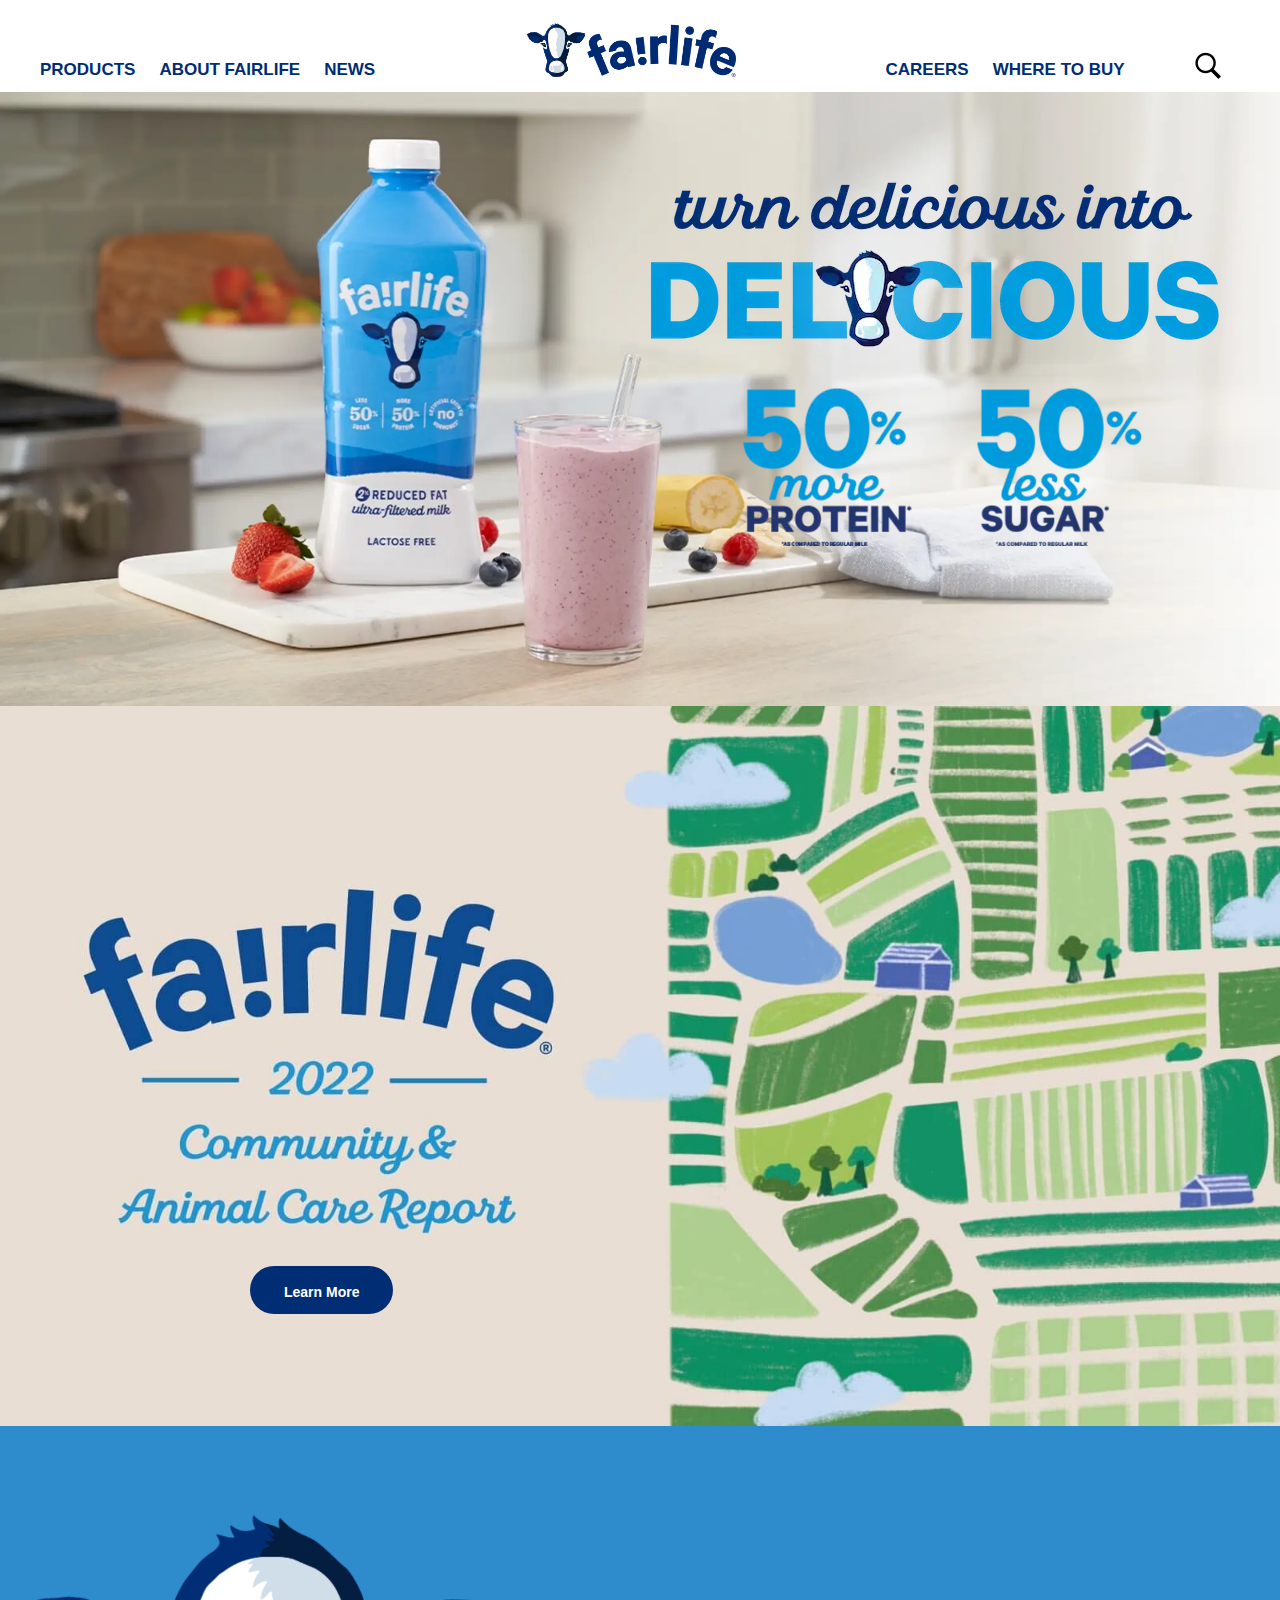
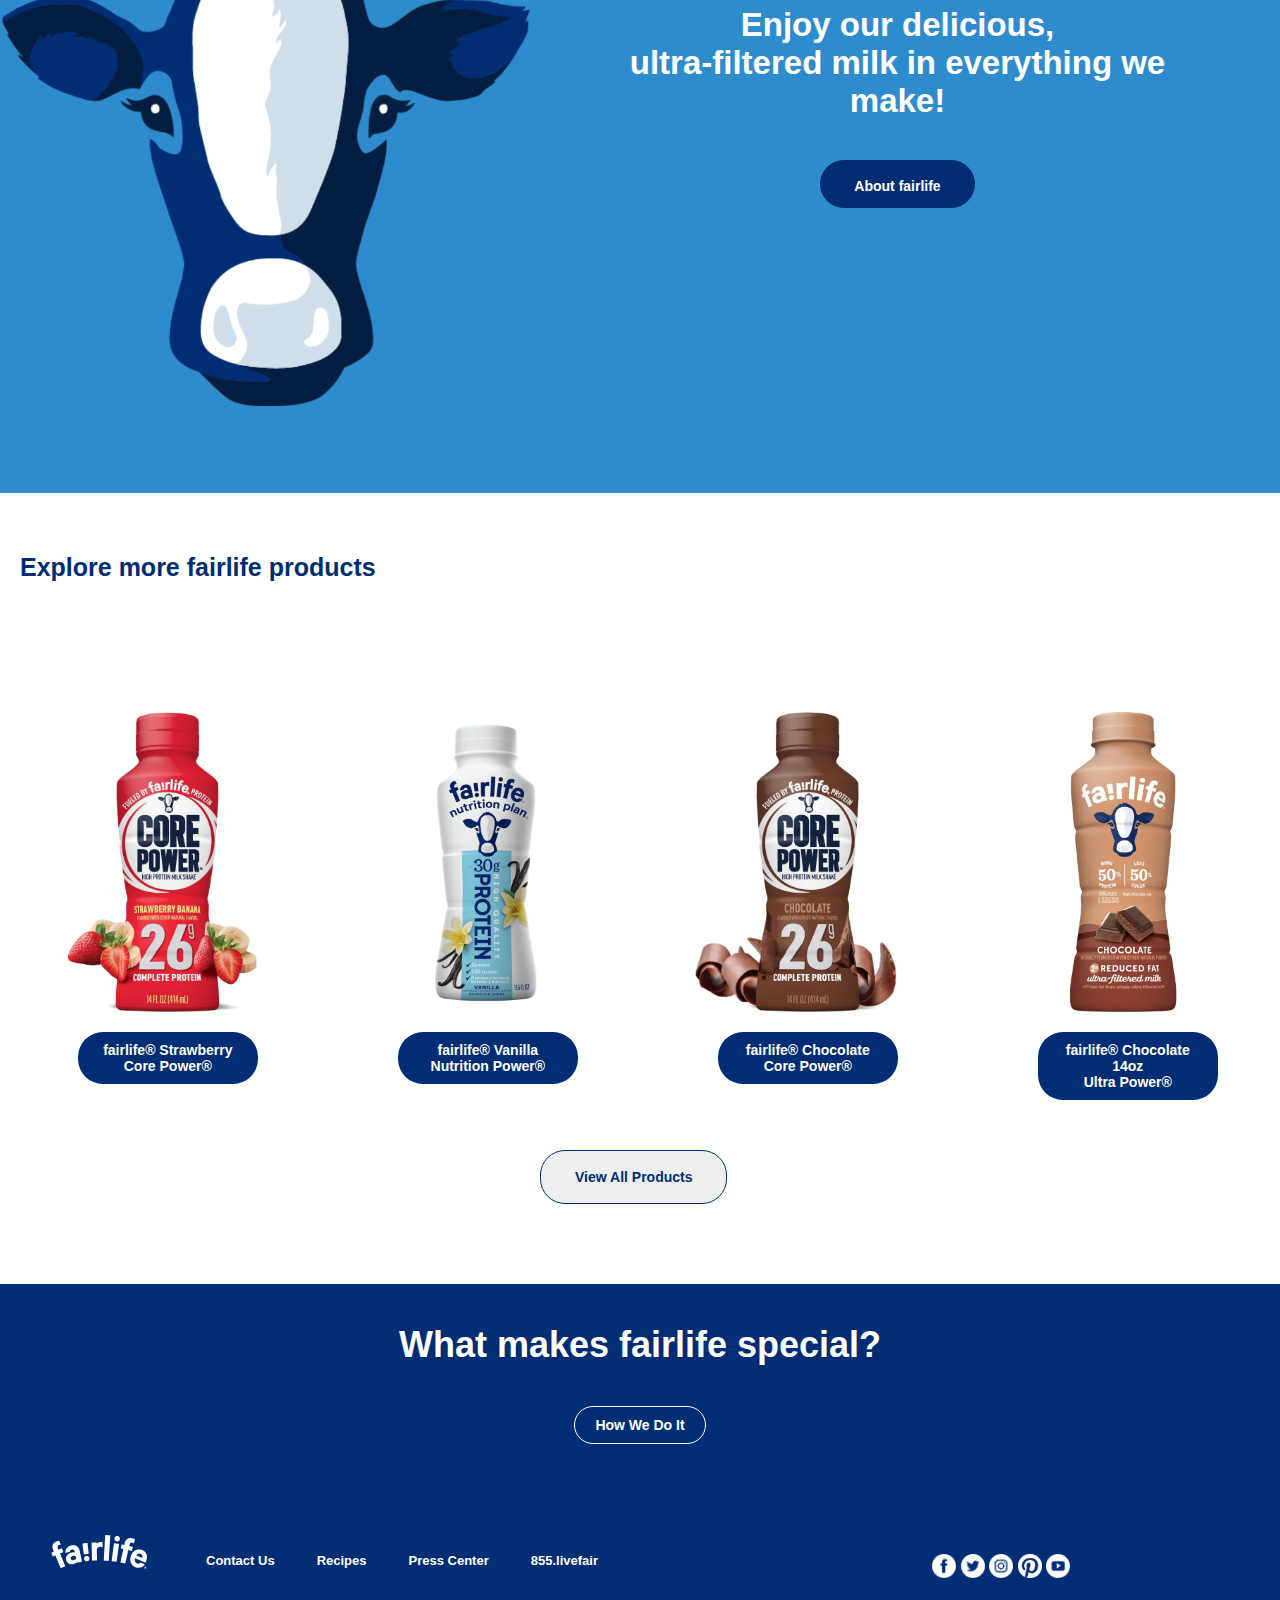
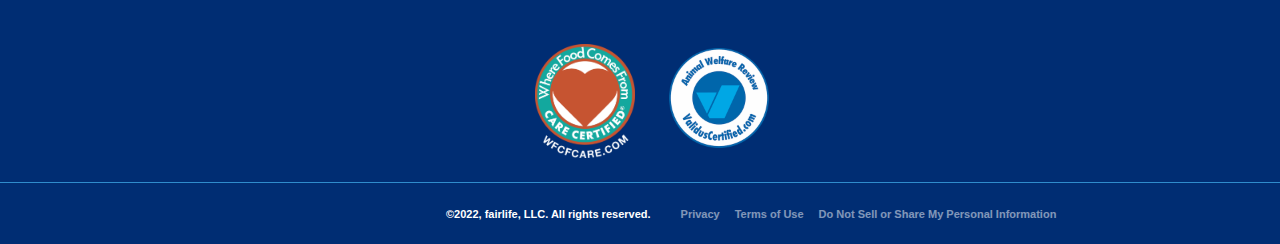
<file: Fairlife/index.html>
<!DOCTYPE html>
<html lang="en">
<head>
    <meta charset="UTF-8">
    <meta http-equiv="X-UA-Compatible" content="IE=edge">
    <meta name="viewport" content="width=device-width, initial-scale=1.0">
    <title>fairlife Ultra-Filtered Milk | Lactose-Free Milk</title>
    <link rel="Stylesheet" href="./Style.css">
    <link rel="icon" type="image/x-icon" href="/cow-v2.png">
</head>
<body>
    <header class="header">
        <div class="left-nav">
            <ul>
                <li><a href="">PRODUCTS</a></li>
                <li><a href="">ABOUT FAIRLIFE</a></li>
                <li><a href="">NEWS</a></li>

            </ul>
        </div>
        <div class="nav-logo">
            <img src="logo-blue-small.png">
        </div>
        <div class="nav-right">
            <ul>
                <li><a href="">CAREERS</a></li>
                <li><a href="">WHERE TO BUY</a></li>
            </ul>
        </div>
        <a class="btn-search" href=""><img src="icons8-search-30.png" ></a>
    </header>
    <div class="banner1">
       <img class="banner1-img" src="home-RTB-022023 (1).png">
    </div>
    <div class="banner2">
        <button class="btn-learn">Learn More</button>
    </div>
    <div class="banner3">
        <div class="banner3-write">
            <h1>Enjoy our delicious,<br>
                ultra-filtered milk in everything we make!<br>
            </h1>
            <button class="btn-about">About fairlife</button>
        </div>
    </div>
    <div class="banner4">
        <div class="banner4-head">
            <h1>Explore more fairlife products</h1>
        </div>
        <div class="products">
            <div class="p1">
                <img src="FL-CP-26g-Strawberry_Banana-wFlavor_Cues-1cp-strw-banana-2023.png">
                <button >fairlife® Strawberry<br>
                    Core Power® </button>
            </div>
            <div class="p2">
                <img src="FRL_22_094_UU_RGB_Van11-4_02.png">
                <button >fairlife® Vanilla<br>
                   Nutrition Power® </button>
            </div>
            <div class="p3">
                <img src="FL-CP-26g-Strawberry_Banana-wFlavor_Cues-1cp-chocolate-26g-2023.png">
                <button >fairlife® Chocolate<br>
                    Core Power® </button>
            </div>
            <div class="p4">
                <img src="14oz_Chocolate_600x901_02.17.23-explore-more.png">
                <button >fairlife® Chocolate<br> 14oz<br>
                    Ultra Power® </button>
            </div>
        </div>
        <div class="btn-view">
            <button>View All Products</button>
        </div>
    </div>
    <footer>
        <div class="footerup">
            <h1>What makes fairlife special?</h1>
            <button>How We Do It</button>
        </div>
        <div class="social">
            <img src="logo-footer.png">
            <ul class="list">
                <li><a href="">Contact Us</a></li>
                <li><a href="">Recipes</a></li>
                <li><a href="">Press Center</a></li>
                <li><a href="">855.livefair</a></li>
            </ul>
            <ul class="social-icon">
                <li><a href=""><img src="facebookog.png"></a></li>
                <li><a href=""><img src="twitterog.png"></a></li>
                <li><a href=""><img src="instagram.png"></a></li>
                <li><a href=""><img src="pinterest-logo-icon-3206.png"></a></li>
                <li><a href=""><img src="youtube.png"></a></li>
            </ul>
        </div>
        <div class="logo">
            <img class="logo1" src="WFCF-CARE-cmyk-logo-w-white-url.png"></img>
            <img class="logo2" src="Validus-1.png">
            
        </div>
        <div class="company">
            <p>©2022, fairlife, LLC. All rights reserved.</p>
            <ul>
                <li>Privacy</li>
                <li>Terms of Use </li>
                <li>Do Not Sell or Share My Personal Information</li>
            </ul>
        </div>
       

    </footer>

    
</body>
</html>
</file>
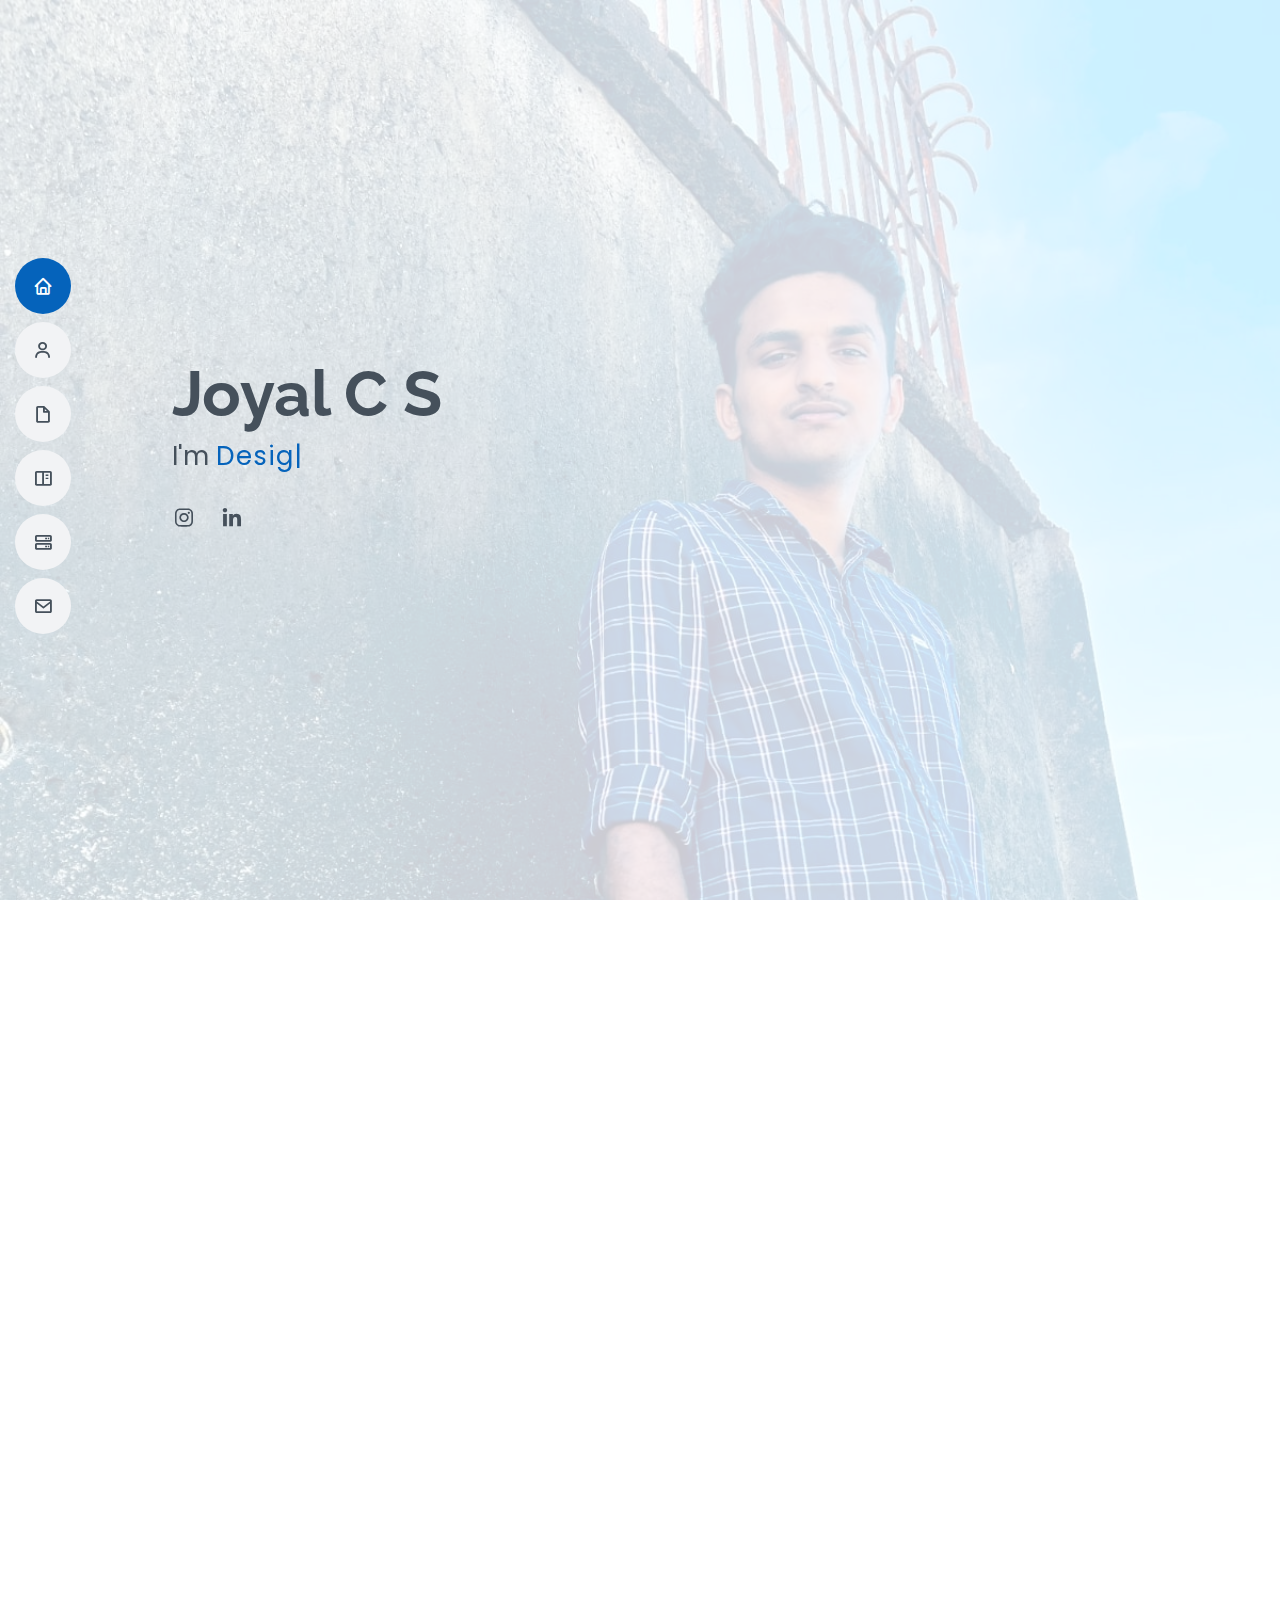
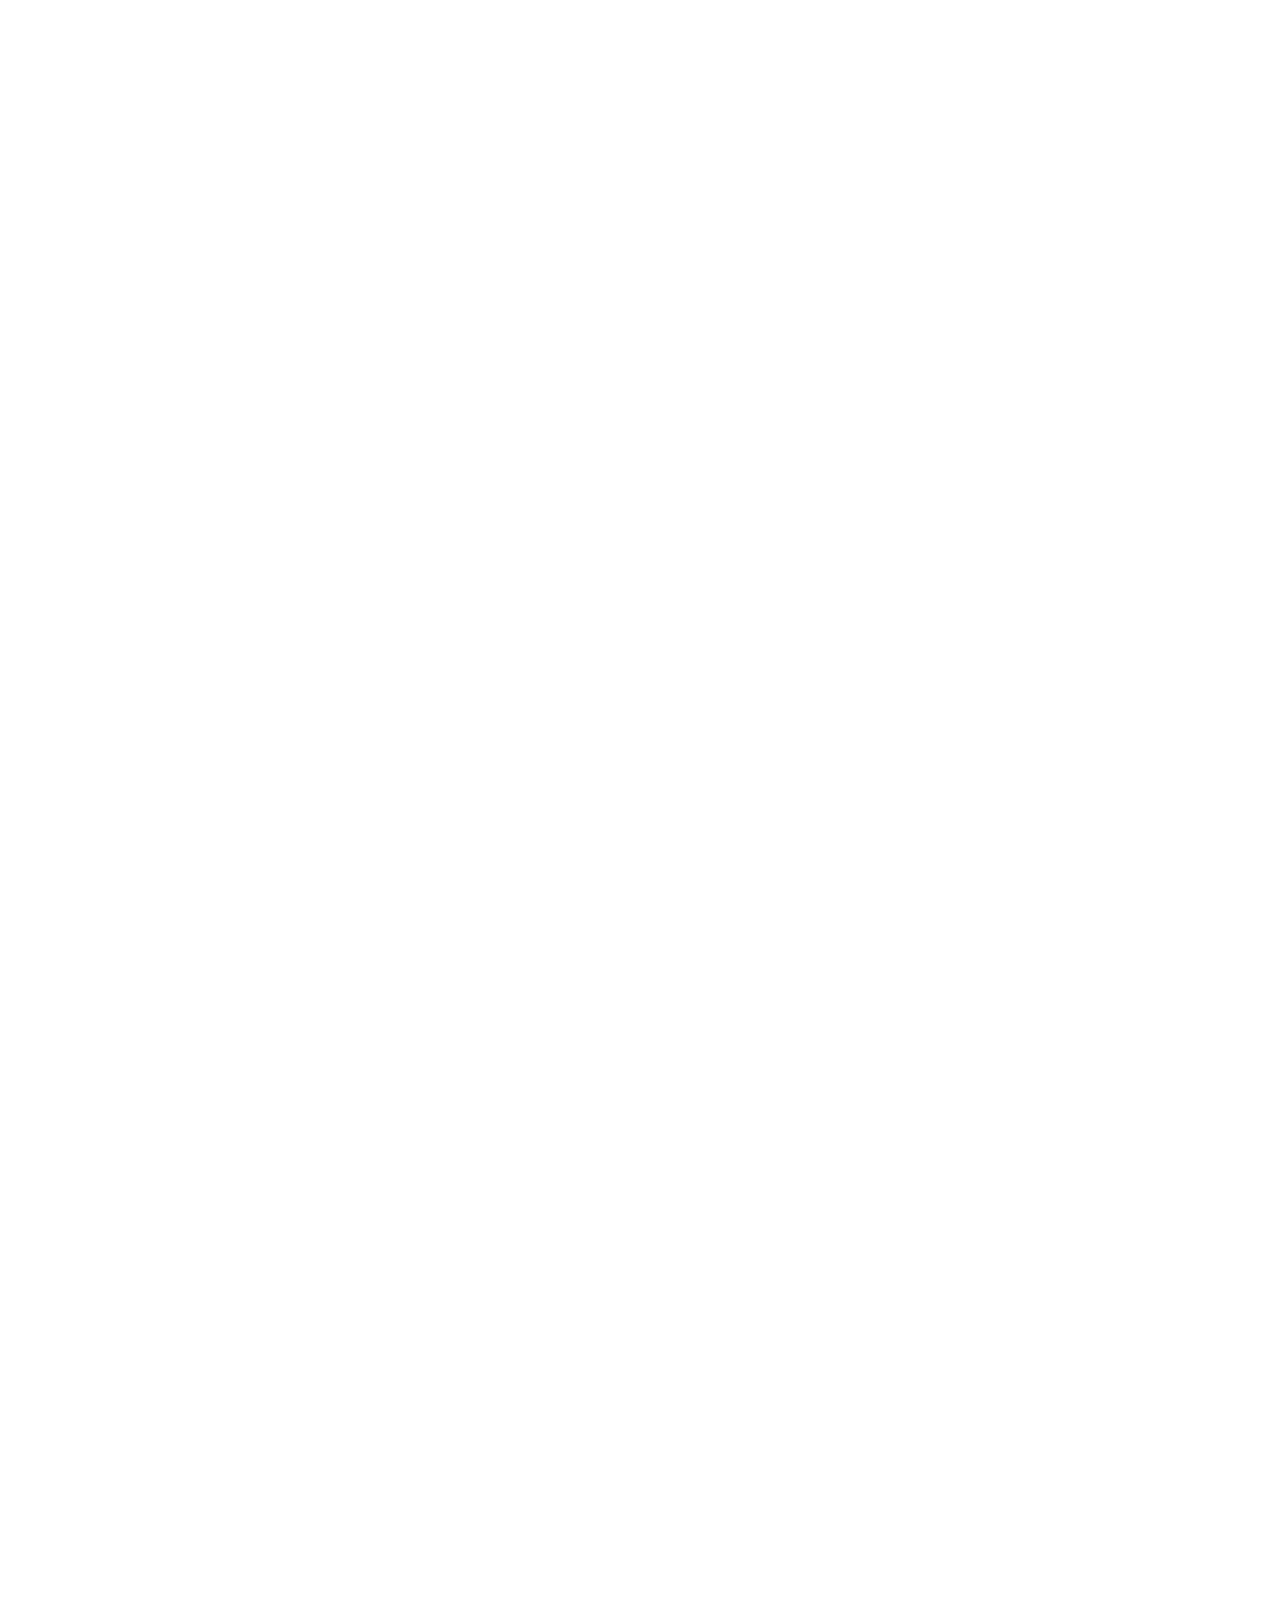
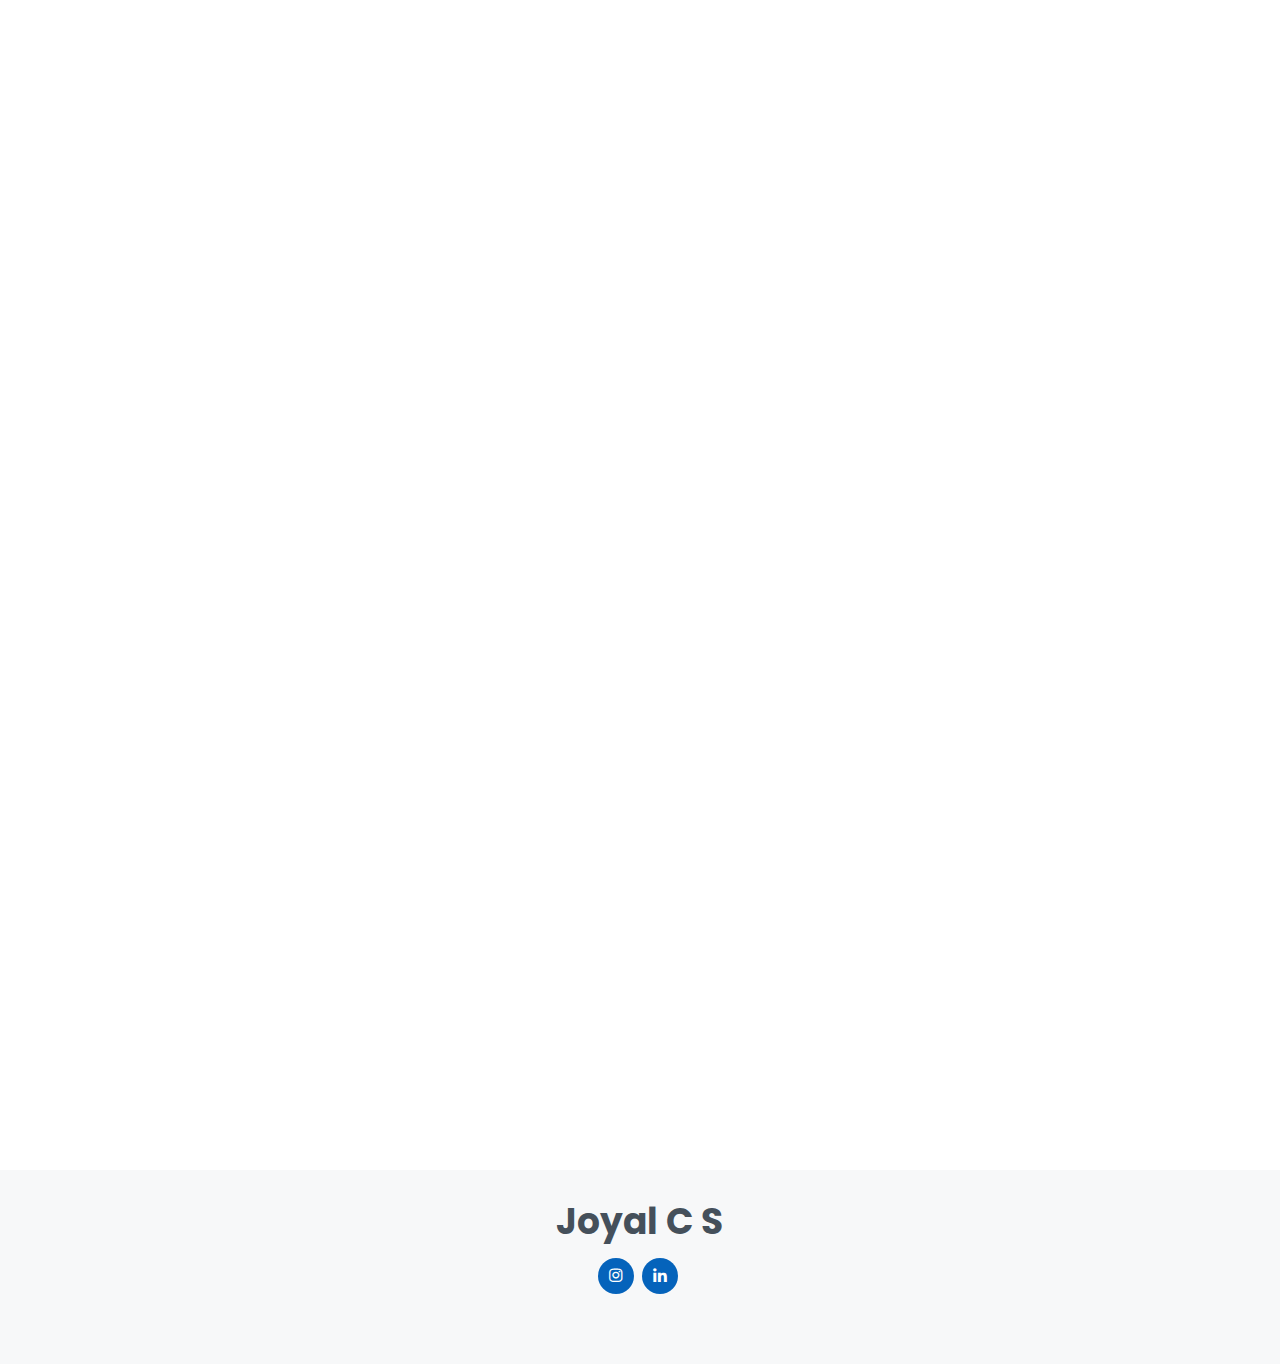
<file: MyResume/index.html>
<!DOCTYPE html>
<html lang="en">

<head>
  <meta charset="utf-8">
  <meta content="width=device-width, initial-scale=1.0" name="viewport">

  <title>Joyal C S</title>
  <meta content="" name="description">
  <meta content="" name="keywords">

 

  <!-- Google Fonts -->
  <link href="https://fonts.googleapis.com/css?family=Open+Sans:300,300i,400,400i,600,600i,700,700i|Raleway:300,300i,400,400i,500,500i,600,600i,700,700i|Poppins:300,300i,400,400i,500,500i,600,600i,700,700i" rel="stylesheet">

  <!-- Vendor CSS Files -->
  <link href="assets/vendor/aos/aos.css" rel="stylesheet">
  <link href="assets/vendor/bootstrap/css/bootstrap.min.css" rel="stylesheet">
  <link href="assets/vendor/bootstrap-icons/bootstrap-icons.css" rel="stylesheet">
  <link href="assets/vendor/boxicons/css/boxicons.min.css" rel="stylesheet">
  <link href="assets/vendor/glightbox/css/glightbox.min.css" rel="stylesheet">
  <link href="assets/vendor/swiper/swiper-bundle.min.css" rel="stylesheet">

  <!-- Template Main CSS File -->
  <link href="assets/css/style.css" rel="stylesheet">
  
</head>

<body>

  <!-- ======= Mobile nav toggle button ======= -->
  <!-- <button type="button" class="mobile-nav-toggle d-xl-none"><i class="bi bi-list mobile-nav-toggle"></i></button> -->
  <i class="bi bi-list mobile-nav-toggle d-lg-none"></i>
  <!-- ======= Header ======= -->
  <header id="header" class="d-flex flex-column justify-content-center">

    <nav id="navbar" class="navbar nav-menu">
      <ul>
        <li><a href="#hero" class="nav-link scrollto active"><i class="bx bx-home"></i> <span>Home</span></a></li>
        <li><a href="#about" class="nav-link scrollto"><i class="bx bx-user"></i> <span>About</span></a></li>
        <li><a href="#resume" class="nav-link scrollto"><i class="bx bx-file-blank"></i> <span>Resume</span></a></li>
        <li><a href="#portfolio" class="nav-link scrollto"><i class="bx bx-book-content"></i> <span>Portfolio</span></a></li>
        <li><a href="#services" class="nav-link scrollto"><i class="bx bx-server"></i> <span>Services</span></a></li>
        <li><a href="#contact" class="nav-link scrollto"><i class="bx bx-envelope"></i> <span>Contact</span></a></li>
      </ul>
    </nav><!-- .nav-menu -->

  </header><!-- End Header -->

  <!-- ======= Hero Section ======= -->
  <section id="hero" class="d-flex flex-column justify-content-center">
    <div class="container" data-aos="zoom-in" data-aos-delay="100">
      <h1>Joyal C S</h1>
      <p>I'm <span class="typed" data-typed-items="Designer, Developer, Freelancer, Photographer"></span></p>
      <div class="social-links">
        <a href="https://instagram.com/joyalsiji?igshid=MzNlNGNkZWQ4Mg==" class="instagram"><i class="bx bxl-instagram"></i></a>
        <a href="https://www.linkedin.com/in/joyal-c-s" class="linkedin"><i class="bx bxl-linkedin"></i></a>
      </div>
    </div>
  </section><!-- End Hero -->

  <main id="main">

    <!-- ======= About Section ======= -->
    <section id="about" class="about">
      <div class="container" data-aos="fade-up">

        <div class="section-title">
          <h2>About</h2>
          <p>Currently working for improving my coding skills to become a professional software developer.</p>
        </div>

        <div class="row">
          <div class="col-lg-4">
            <img src="/MyResume/MyResume/images/IMG_0074-min.JPG" class="img-fluid" alt="">
          </div>
          <div class="col-lg-8 pt-4 pt-lg-0 content">
            <h3>UI/UX Designer &amp; Web Developer.</h3>
            
    
            <div class="row mt-5">
              <div class="col-lg-6">
                <ul>
                  <li><i class="bi bi-chevron-right"></i> <strong>Birthday:</strong> <span>4 August 2001</span></li>
                  <li><i class="bi bi-chevron-right"></i> <strong>Website:</strong> <span>www.joyal.com</span></li>
                  <li><i class="bi bi-chevron-right"></i> <strong>Phone:</strong> <span>+91 7034130100</span></li>
                  <li><i class="bi bi-chevron-right"></i> <strong>City:</strong> <span>Nilambur, Kerala ,India</span></li>
                </ul>
              </div>
              <div class="col-lg-6">
                <ul>
                  <li><i class="bi bi-chevron-right"></i> <strong>Age:</strong> <span>21</span></li>
                  <li><i class="bi bi-chevron-right"></i> <strong>Degree:</strong> <span>Bachelors in Computer Science</span></li>
                  <li><i class="bi bi-chevron-right"></i> <strong>Email:</strong> <span>joyalcs2@gmail.com</span></li>
                  <li><i class="bi bi-chevron-right"></i> <strong>Freelance:</strong> <span>Available</span></li>
                </ul>
              </div>
            </div>
            <p class="mt-5">
              I am a professionally trained UI/UX designer and web developer. I am part of many projects in recent times.
            </p>
          </div>
        </div>

      </div>
    </section><!-- End About Section -->

   

    <!-- ======= Skills Section ======= -->
    <section id="skills" class="skills section-bg">
      <div class="container" data-aos="fade-up">

        <div class="section-title">
          <h2>Skills</h2>
          <p>I am a professionally trained UI/UX designer and web developer.</p>
        </div>

        <div class="row skills-content">

          <div class="col-lg-6">

            <div class="progress">
              <span class="skill">HTML <i class="val">100%</i></span>
              <div class="progress-bar-wrap">
                <div class="progress-bar" role="progressbar" aria-valuenow="100" aria-valuemin="0" aria-valuemax="100"></div>
              </div>
            </div>

            <div class="progress">
              <span class="skill">CSS <i class="val">90%</i></span>
              <div class="progress-bar-wrap">
                <div class="progress-bar" role="progressbar" aria-valuenow="90" aria-valuemin="0" aria-valuemax="100"></div>
              </div>
            </div>

            <div class="progress">
              <span class="skill">JavaScript <i class="val">75%</i></span>
              <div class="progress-bar-wrap">
                <div class="progress-bar" role="progressbar" aria-valuenow="75" aria-valuemin="0" aria-valuemax="100"></div>
              </div>
            </div>

          </div>

          <div class="col-lg-6">

            <div class="progress">
              <span class="skill">Bootstrap <i class="val">80%</i></span>
              <div class="progress-bar-wrap">
                <div class="progress-bar" role="progressbar" aria-valuenow="80" aria-valuemin="0" aria-valuemax="100"></div>
              </div>
            </div>

            <div class="progress">
              <span class="skill">WordPress/CMS <i class="val">90%</i></span>
              <div class="progress-bar-wrap">
                <div class="progress-bar" role="progressbar" aria-valuenow="90" aria-valuemin="0" aria-valuemax="100"></div>
              </div>
            </div>

            <div class="progress">
              <span class="skill">Photoshop <i class="val">55%</i></span>
              <div class="progress-bar-wrap">
                <div class="progress-bar" role="progressbar" aria-valuenow="55" aria-valuemin="0" aria-valuemax="100"></div>
              </div>
            </div>

          </div>

        </div>

      </div>
    </section><!-- End Skills Section -->

    <!-- ======= Resume Section ======= -->
    <section id="resume" class="resume">
      <div class="container" data-aos="fade-up">

        <div class="section-title">
          <h2>Resume</h2>
          <p>I am a self taught developer from Nilambur ,kerala. I am curiuos to learn more about developing scalable products and also intersted problem solving. </p>
        </div>

        <div class="row">
          <div class="col-lg-6">
            <h3 class="resume-title">Sumary</h3>
            <div class="resume-item pb-0">
              <h4>Joyal C S</h4>
              <p><em>Currently working for improving my coding skills to become a professional software developer.</em></p>
              <ul>
                <li>Nilambur, Kerala, India</li>
                <li>+91 7034130100</li>
                <li>joyalcs2@gmail.com</li>
              </ul>
            </div>
          </div>
          <div class="col-lg-6">
            <h3 class="resume-title">Education</h3>
            <div class="resume-item">
              <h4>Bachelors in &amp; Computer Science</h4>
              <h5>2020 - 2023</h5>
              <p><em>Fathima Arts and Science College, Nilambur, Kerala</em></p>
              <p><em>under University of Calicut</em></p>
            </div>
        </div>

      </div>
    </section><!-- End Resume Section -->

    <!-- ======= Portfolio Section ======= -->
    <section id="portfolio" class="portfolio section-bg">
      <div class="container" data-aos="fade-up">

        <div class="section-title">
          <h2>Portfolio</h2>
          <p>I completed three works using html,css and bootstrap</p>
        </div>

        <div class="row">
          <div class="col-lg-12 d-flex justify-content-center" data-aos="fade-up" data-aos-delay="100">
            <ul id="portfolio-flters">
              <li >Web</li>
            </ul>
          </div>
        </div>

        <div class="row portfolio-container" data-aos="fade-up" data-aos-delay="200">

          <div class="col-lg-4 col-md-6 portfolio-item">
            <div class="portfolio-wrap">
              <img src="/MyResume/MyResume/images/page-industries-ltd-text.png " class="img-fluid py-5 px-5" alt="">
              <div class="portfolio-info">
                <h4>web 1</h4>
                <p>Page Industries</p>
                <div class="portfolio-links">
                  <a href="https://joyalcs.github.io/page/" data-gallery="portfolioGallery" class="portfolio-lightbox" title="App 1"><i class="bx bx-plus"></i></a>
                  <a href="https://joyalcs.github.io/page/" class="portfolio-details-lightbox" data-glightbox="type: external" title="Portfolio Details"><i class="bx bx-link"></i></a>
                </div>
              </div>
            </div>
          </div>

          <div class="col-lg-4 col-md-6 portfolio-item ">
            <div class="portfolio-wrap">
              <img src="/MyResume/MyResume/images/logo-blue-small.png" class="img-fluid bg-light p-3" alt="">
              <div class="portfolio-info">
                <h4>Web 2</h4>
                <p>Fairlife</p>
                <div class="portfolio-links">
                  <a href="https://joyalcs.github.io/Fairlife/" data-gallery="portfolioGallery" class="portfolio-lightbox" title="Web 3"><i class="bx bx-plus"></i></a>
                  <a href="https://joyalcs.github.io/Fairlife/" class="portfolio-details-lightbox" data-glightbox="type: external" title="Portfolio Details"><i class="bx bx-link"></i></a>
                </div>
              </div>
            </div>
          </div>

          <div class="col-lg-4 col-md-6 portfolio-item">
            <div class="portfolio-wrap">
              <img src="/MyResume/MyResume/images/download.png" class="img-fluid " alt="">
              <div class="portfolio-info">
                <h4>Web 3</h4>
                <p>Sprite</p>
                <div class="portfolio-links">
                  <a href="https://joyalcs.github.io/Sprite1" data-gallery="portfolioGallery" class="portfolio-lightbox" title="App 2"><i class="bx bx-plus"></i></a>
                  <a href="https://joyalcs.github.io/Sprite1" class="portfolio-details-lightbox" data-glightbox="type: external" title="Portfolio Details"><i class="bx bx-link"></i></a>
                </div>
              </div>
            </div>
          </div>

        </div>

      </div>
    </section><!-- End Portfolio Section -->

    <!-- ======= Services Section ======= -->
    <section id="services" class="services">
      <div class="container" data-aos="fade-up">

        <div class="section-title">
          <h2>Services</h2>
          <p>As you explore my portfolio, you will discover a collection of projects and achievements that highlight my expertise and creative abilities. From the projects I do to and some other experiences, each section offers a glimpse into my professional journey.
          </p>
        </div>

        <div class="row">

          <div class="col-lg-4 col-md-6 d-flex align-items-stretch" data-aos="zoom-in" data-aos-delay="100">
            <div class="icon-box iconbox-blue">
              <div class="icon">
                <svg width="100" height="100" viewBox="0 0 600 600" xmlns="http://www.w3.org/2000/svg">
                  <path stroke="none" stroke-width="0" fill="#f5f5f5" d="M300,521.0016835830174C376.1290562159157,517.8887921683347,466.0731472004068,529.7835943286574,510.70327084640275,468.03025145048787C554.3714126377745,407.6079735673963,508.03601936045806,328.9844924480964,491.2728898941984,256.3432110539036C474.5976632858925,184.082847569629,479.9380746630129,96.60480741107993,416.23090153303,58.64404602377083C348.86323505073057,18.502131276798302,261.93793281208167,40.57373210992963,193.5410806939664,78.93577620505333C130.42746243093433,114.334589627462,98.30271207620316,179.96522072025542,76.75703585869454,249.04625023123273C51.97151888228291,328.5150500222984,13.704378332031375,421.85034740162234,66.52175969318436,486.19268352777647C119.04800174914682,550.1803526380478,217.28368757567262,524.383925680826,300,521.0016835830174"></path>
                </svg>
                <i class="bx bxl-dribbble"></i>
              </div>
              <h4><a href="">UI/UX Design</a></h4>
              <p>Prototype build using Figma,Adobe illustrator and Webflow</p>
            </div>
          </div>

          <div class="col-lg-4 col-md-6 d-flex align-items-stretch mt-4 mt-md-0" data-aos="zoom-in" data-aos-delay="200">
            <div class="icon-box iconbox-orange ">
              <div class="icon">
                <svg width="100" height="100" viewBox="0 0 600 600" xmlns="http://www.w3.org/2000/svg">
                  <path stroke="none" stroke-width="0" fill="#f5f5f5" d="M300,582.0697525312426C382.5290701553225,586.8405444964366,449.9789794690241,525.3245884688669,502.5850820975895,461.55621195738473C556.606425686781,396.0723002908107,615.8543463187945,314.28637112970534,586.6730223649479,234.56875336149918C558.9533121215079,158.8439757836574,454.9685369536778,164.00468322053177,381.49747125262974,130.76875717737553C312.15926192815925,99.40240125094834,248.97055460311594,18.661163978235184,179.8680185752513,50.54337015887873C110.5421016452524,82.52863877960104,119.82277516462835,180.83849132639028,109.12597500060166,256.43424936330496C100.08760227029461,320.3096726198365,92.17705696193138,384.0621239912766,124.79988738764834,439.7174275375508C164.83382741302287,508.01625554203684,220.96474134820875,577.5009287672846,300,582.0697525312426"></path>
                </svg>
                <i class="bx bx-file"></i>
              </div>
              <h4><a href="">Front-end Development</a></h4>
              <p>Front-end development using Html, Css, Bootstrap, JavaScript</p>
            </div>
          </div>

          <div class="col-lg-4 col-md-6 d-flex align-items-stretch mt-4 mt-lg-0" data-aos="zoom-in" data-aos-delay="300">
            <div class="icon-box iconbox-pink">
              <div class="icon">
                <svg width="100" height="100" viewBox="0 0 600 600" xmlns="http://www.w3.org/2000/svg">
                  <path stroke="none" stroke-width="0" fill="#f5f5f5" d="M300,541.5067337569781C382.14930387511276,545.0595476570109,479.8736841581634,548.3450877840088,526.4010558755058,480.5488172755941C571.5218469581645,414.80211281144784,517.5187510058486,332.0715597781072,496.52539010469104,255.14436215662573C477.37192572678356,184.95920475031193,473.57363656557914,105.61284051026155,413.0603344069578,65.22779650032875C343.27470386102294,18.654635553484475,251.2091493199835,5.337323636656869,175.0934190732945,40.62881213300186C97.87086631185822,76.43348514350839,51.98124368387456,156.15599469081315,36.44837278890362,239.84606092416172C21.716077023791087,319.22268207091537,43.775223500013084,401.1760424656574,96.891909868211,461.97329694683043C147.22146801428983,519.5804099606455,223.5754009179313,538.201503339737,300,541.5067337569781"></path>
                </svg>
                <i class="bx bx-tachometer"></i>
              </div>
              <h4><a href="">Web Development </a></h4>
              <p>Web development using Python django</p>
            </div>
          </div>

        </div>

      </div>
    </section><!-- End Services Section -->

   

    <!-- ======= Contact Section ======= -->
    <section id="contact" class="contact">
      <div class="container" data-aos="fade-up">

        <div class="section-title">
          <h2>Contact</h2>
        </div>

        <div class="row mt-1">

          <div class="col-lg-4">
            <div class="info">
              <div class="address">
                <i class="bi bi-geo-alt"></i>
                <h4>Location:</h4>
                <p>Nilambur, Kerala ,India ,Pin:679334</p>
              </div>

              <div class="email">
                <i class="bi bi-envelope"></i>
                <h4>Email:</h4>
                <p>joyalcs@gmail.com</p>
              </div>

              <div class="phone">
                <i class="bi bi-phone"></i>
                <h4>Call:</h4>
                <p>+91 7034130100</p>
              </div>

            </div>

          </div>

          <div class="col-lg-8 mt-5 mt-lg-0">

            <form   id="gform" action=" " name="form1">
              <div class="row">
                <div class="col-md-6 form-group">
                  <input type="text" name="name" class="form-control" id="name" placeholder="Your Name" required>
                </div>
                <div class="col-md-6 form-group mt-3 mt-md-0">
                  <input type="email" class="form-control" name="email" id="email" placeholder="Your Email" required>
                </div>
              </div>
              <div class="form-group mt-3">
                <input type="text" class="form-control" name="subject" id="subject" placeholder="Subject" required>
              </div>
              <div class="form-group mt-3">
                <textarea class="form-control" name="message" rows="5" placeholder="Message" required></textarea>
              </div>
              <div class="my-3">
                <div class="loading">Loading</div>
                <div class="error-message"></div>
                <div class="sent-message">Your message has been sent. Thank you!</div>
              </div>
              <div class="text-center"><button type="submit" onclick="ValidateEmail(document.form1.email)">Send Message</button></div>
            </form>

          </div>

        </div>

      </div>
    </section><!-- End Contact Section -->

  </main><!-- End #main -->

  <!-- ======= Footer ======= -->
  <footer id="footer">
    <div class="container">
      <h3>Joyal C S</h3>
          <div class="social-links">
            <a href="https://instagram.com/joyalsiji?igshid=MzNlNGNkZWQ4Mg==" class="instagram"><i class="bx bxl-instagram"></i></a>
            <a href="https://www.linkedin.com/in/joyal-c-s" class="linkedin"><i class="bx bxl-linkedin"></i></a>
      </div>
      
     
    </div>
  </footer><!-- End Footer -->

  <div id="preloader"></div>
  <a href="#" class="back-to-top d-flex align-items-center justify-content-center"><i class="bi bi-arrow-up-short"></i></a>

  <!-- Vendor JS Files -->
  <script src="assets/vendor/purecounter/purecounter_vanilla.js"></script>
  <script src="assets/vendor/aos/aos.js"></script>
  <script src="assets/vendor/bootstrap/js/bootstrap.bundle.min.js"></script>
  <script src="assets/vendor/glightbox/js/glightbox.min.js"></script>
  <script src="assets/vendor/isotope-layout/isotope.pkgd.min.js"></script>
  <script src="assets/vendor/swiper/swiper-bundle.min.js"></script>
  <script src="assets/vendor/typed.js/typed.umd.js"></script>
  <script src="assets/vendor/waypoints/noframework.waypoints.js"></script>

  <!-- Template Main JS File -->
  <script src="assets/js/main.js"></script>
  <script src="https://ajax.googleapis.com/ajax/libs/jquery/3.5.1/jquery.min.js"></script>

</body>

</html>
</file>
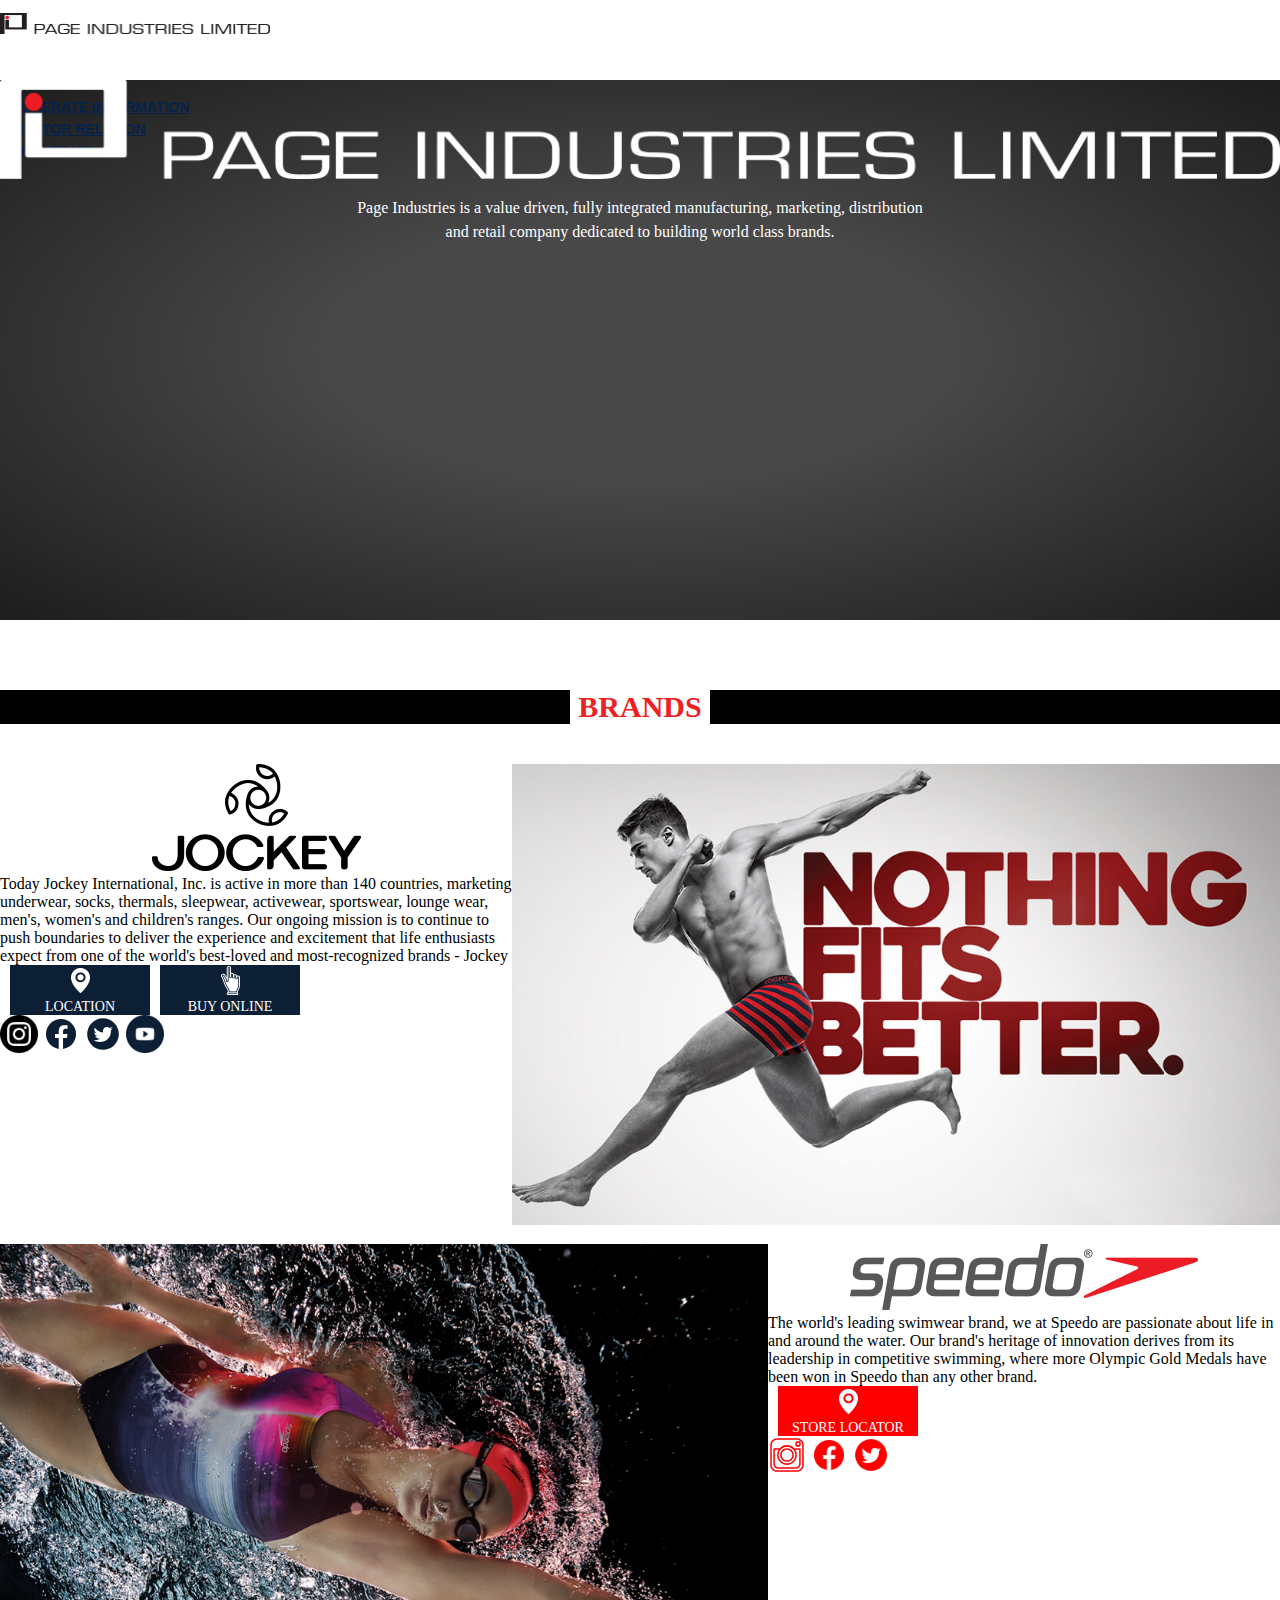
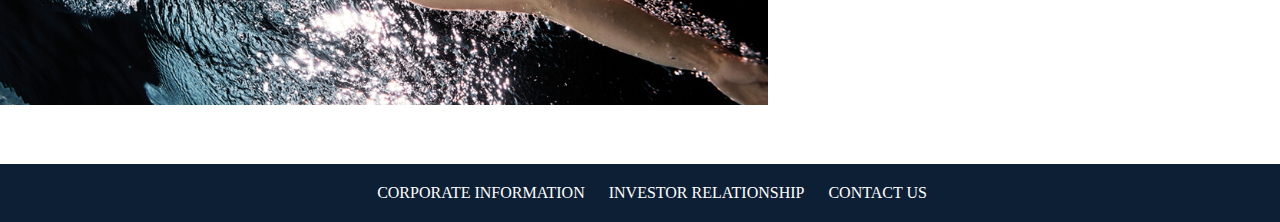
<file: page/index.html>
<!DOCTYPE html>
<html lang="en">
<head>
    <meta charset="UTF-8">
    <meta name="viewport" content="width=device-width, initial-scale=1.0">
    <title>Page Industries Limited</title>
    <!--Bootstrap css cdn-->
    <link href="https://cdn.jsdelivr.net/npm/bootstrap@5.3.0/dist/css/bootstrap.min.css" rel="stylesheet" integrity="sha384-9ndCyUaIbzAi2FUVXJi0CjmCapSmO7SnpJef0486qhLnuZ2cdeRhO02iuK6FUUVM" crossorigin="anonymous">
    <link rel="Stylesheet" href="style.css">
    <link rel="stylesheet" href="https://cdnjs.cloudflare.com/ajax/libs/font-awesome/4.7.0/css/font-awesome.min.css">
    <link rel="icon" type="image/x-icon" href="images/favicon.png">
</head>
<body>
  
    <!--header-->
  <nav class="navbar navbar-expand-lg bg-body-tertiary ">
    <div class="container-fluid cont ">
      <a class="navbar-brand bar" href="#"><img src="images/page-industries-ltd.png"></a>
      <button class="navbar-toggler btn border-0" type="button" data-bs-toggle="collapse" data-bs-target="#navbarSupportedContent" aria-controls="navbarSupportedContent" aria-expanded="false" aria-label="Toggle navigation">
        <span class="navbar-toggler-icon border-0"></span>
      </button>
      <div class="collapse navbar-collapse bar  " id="navbarSupportedContent">
        <ul class="navbar-nav  ms-5">
          <li class="nav-item ">
            <a class="nav-link px-3 border-end  " aria-current="page" href="#">COOPERATE INFORMATION</a>
          </li>
          <li class="nav-item">
            <a class="nav-link px-3 border-end " href="#">INVESTOR RELATION</a>
          </li> 
          <li class="nav-item">
            <a class="nav-link px-3 ">CONTACT US</a>
          </li>
        </ul>
      </div>
    </div>
  </nav>
  <!--end of header-->
  <!--banner-->
  <div class="container-fluid p-0" >
    <div class="banner-container col-xs-12 col banner1 d-flex justify-content-center align-items-center">
      <div class="banner-content col-xs-12 d-flex  flex-column  justify-content-center align-items-center ">
        <div class="container">
          <div class="banner-content-img col-xs-12">
            <img src="images/page-industries-ltd-text.png">
          </div>
          <div class="banner-content-text col-xs-12">
            <p>Page Industries is a value driven, fully integrated manufacturing, marketing, distribution<br>
              and retail company dedicated to building world class brands.</p>
          </div>
        </div>
      </div>
    </div>
  </div>
  <!--end of banner-->
  <!--banner2-->
  <div class="container-fluid px-0">
    <div class="banner2">
      <div class="brand-text">
        <h2>
          <span>BRANDS</span> 
        </h2>
      </div>
    </div>
  </div>
   
  <!--end of banner2-->
  <!--banner3-->
  <div class="container-fluid">
    <div class="brands col-xs-12 "> 
      <div class="jockey-img">
        <img src="images/img-NFB.jpg" >
      </div>
      <div class="jockey-content">
        <div class="jockey-logo  col-xs-12 my-4">
          <img src="images/jockey.png">
        </div>
        <div class="jockey-text">
          <p>Today Jockey International, Inc. is active in more than 140 countries, marketing underwear, socks, thermals, sleepwear, activewear, sportswear, lounge wear, men's, women's and children's ranges. Our ongoing mission is to continue to push boundaries to deliver the experience and excitement that life enthusiasts expect from one of the world's best-loved and most-recognized brands - Jockey</p>
        </div>
        <div class="brand-btns col-xs-12 pt-3">
          <a class="location " href="">
            <img src="images/icon-location.png">
            <span>Location</span>
          </a>
          <a class="buy " href="">
            <img src="images/icon-buyonline.png">
            <span>Buy Online</span>
          </a>
        </div>
        <div class="jockey-social-icons col-xs-12 d-flex justify-content-center align-items-center">
          <ul class="my-3">
            <li><a class="" href=""><img src="images/5279112_camera_instagram_social media_instagram logo_icon.png"></a></li>
            <li><a class="" href=""><img src="images/icons8-facebook.svg"></a></li>
            <li><a class="" href=""><img src="images/icons8-twitter.svg"></a></li> 
            <li><a class="" href=""><img src="images/294712_circle_youtube_icon.png"></a></li>
          </ul>
        </div>
      </div>
    </div>
  </div>
  <!--end of banner3-->
  <!--banner4-->
  <div class="container-fluid">
    <div class="speedo-banner">
      <div class="speedo-img">
        <img src="images/img-speedo.jpg">
      </div>
      <div class="speedo-content">
        <div class="speedo-logo  col-xs-12 my-4">
          <img src="images/speedo.png">
        </div>
        <div class="speedo-text ms-2">
          <p>The world's leading swimwear brand, we at Speedo are passionate about life in and around the water. Our brand's heritage of innovation derives from its leadership in competitive swimming, where more Olympic Gold Medals have been won in Speedo than any other brand.</p>
        </div>
        <div class="speedo-btns col-xs-12 pt-3">
          <a class="location " href="">
            <img src="images/icon-location.png">
            <span>Store Locator</span>
          </a>
        </div>
        <div class="speedo-social-icons col-xs-12 d-flex justify-content-center align-items-center">
          <ul class="my-3">
            <li><a class="" href=""><img src="images/icons8-instagram-old.svg"></a></li>
            <li><a class="" href=""><img src="images/icons8-facebook-48.png"></a></li>
            <li><a class="" href=""><img src="images/icons8-twitter-48.png"></a></li> 
          </ul>
        </div>
      </div>
    </div>
  </div>
  <!--end of banner4-->
  <!--footer-->
  <div class="footer">
    <div class="container-fluid">
      <ul class="footer-links">
        <li><a href="">CORPORATE INFORMATION</a></li>
        <li><a href="">INVESTOR RELATIONSHIP</a></li>
        <li><a href="">CONTACT US</a></li>
      </ul>
    </div>
  </div>
    <!--end of footer-->
  <!--Bootstrap js cdn-->

  <script src="https://cdn.jsdelivr.net/npm/bootstrap@5.3.0/dist/js/bootstrap.bundle.min.js" integrity="sha384-geWF76RCwLtnZ8qwWowPQNguL3RmwHVBC9FhGdlKrxdiJJigb/j/68SIy3Te4Bkz" crossorigin="anonymous"></script>
</body>
</html>
</file>
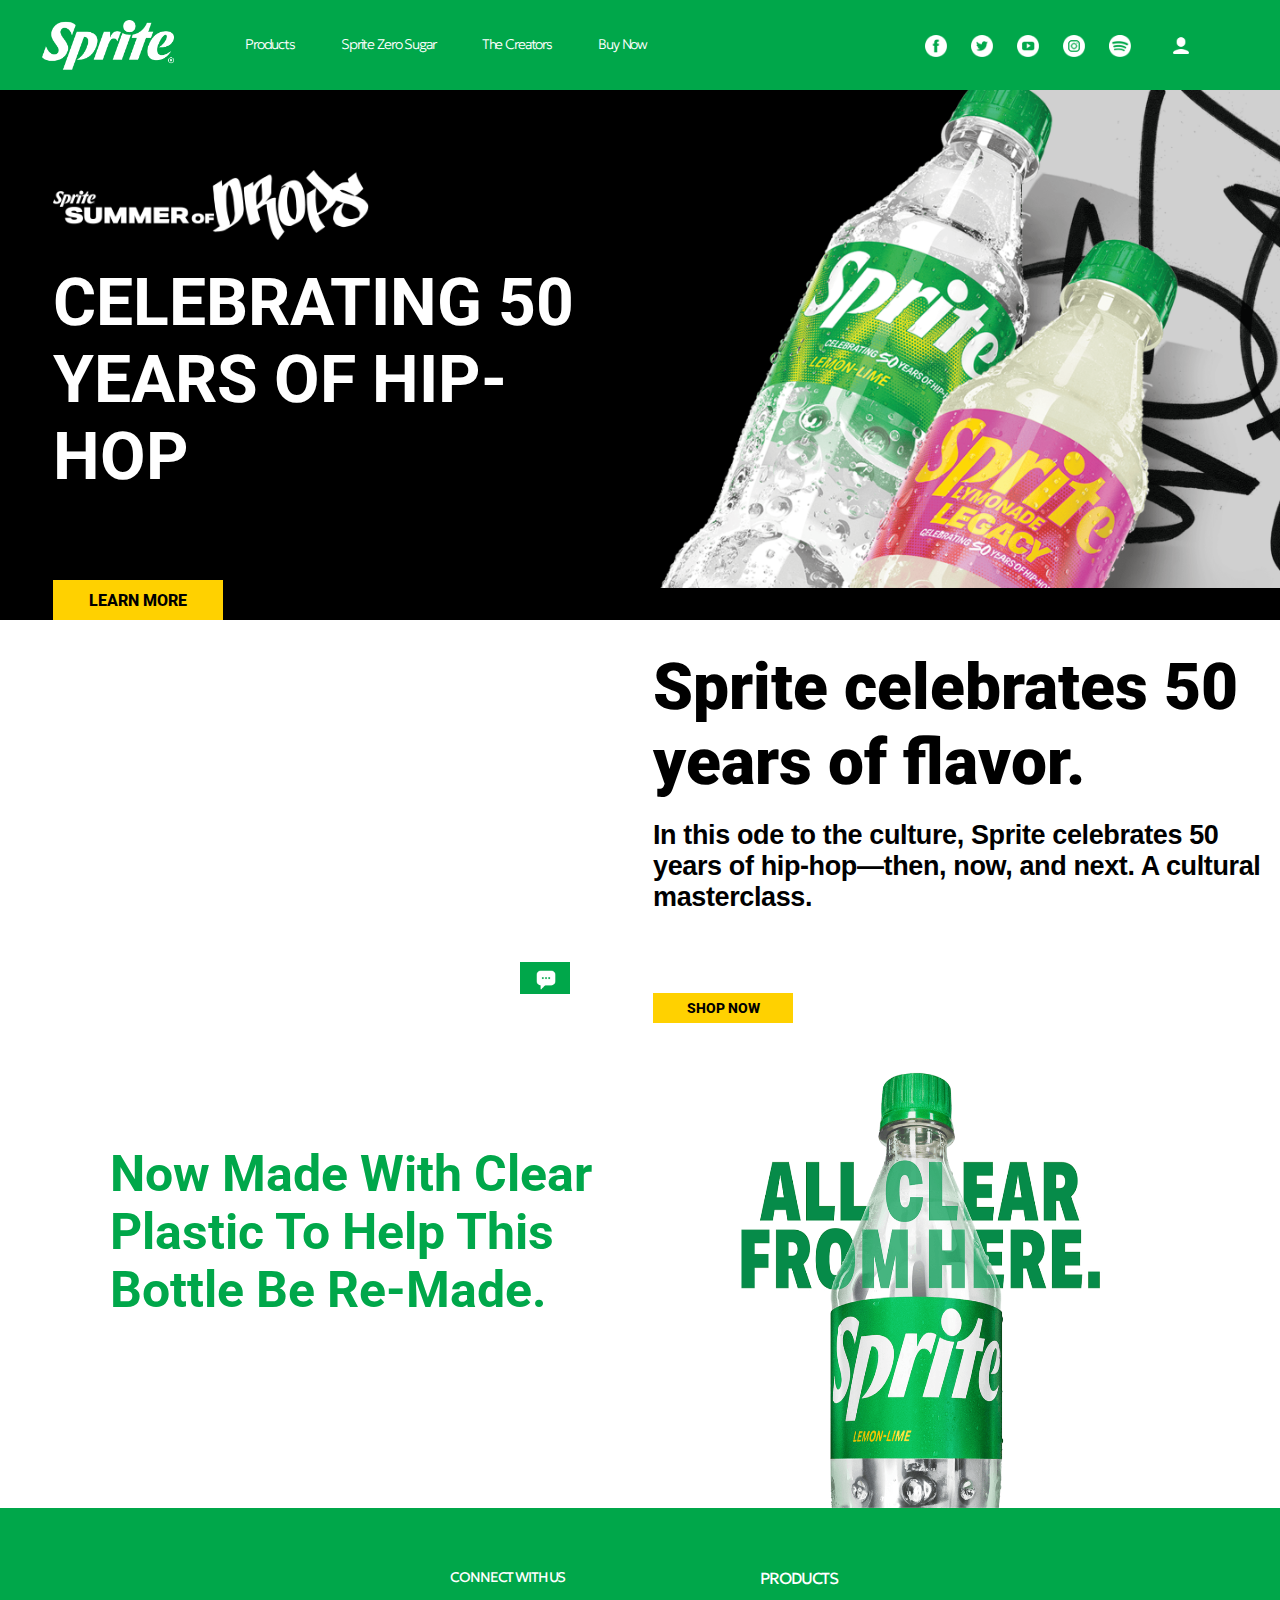
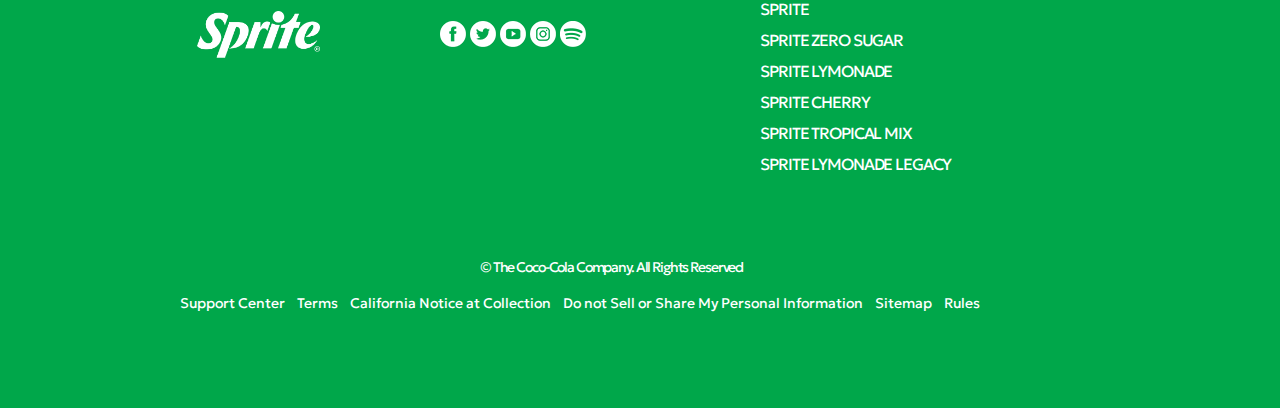
<file: Sprite1/index.html>
<!DOCTYPE html>
<html lang="en">
<head>
    <meta charset="UTF-8">
    <meta http-equiv="X-UA-Compatible" content="IE=edge">
    <meta name="viewport" content="width=device-width, initial-scale=1.0">
    <title>Sprite® Official</title>
    <link rel="icon" href="./Spritelogo.png">
    <link rel="stylesheet" href="./Style.css">
</head>
<body>
    <div class="container">
        <header class="header">
            <div class="nav-logo">
                <img class="img-nav" src="./Nav-logo.png">
               
            </div>
            <ul class="nav-menu">
                <li class="nav-item"><a href="">Products</a></li>
                <li class="nav-item"><a href="">Sprite Zero Sugar</a></li>
                <li class="nav-item"><a href="">The Creators</a></li>
                <li class="nav-item"><a href="">Buy Now</a></li>
            </ul>
            <div class="social">
                <ul class="icons">
                    <li><a href=""><img src="./facebookog.png"></a></li>
                    <li><a href=""><img src="./twitterog.png"></a></li>
                    <li><a href=""><img src="./youtube.png"></a></li>
                    <li><a href=""><img src="./instagram.png"></a></li>
                    <li><a href=""><img src="./spotifyog.png"></a></li>
                    <li class="user"><a href=""><img src="./icons8-user-30.png"></a></li>
                </ul>
            </div>
        </header>
        <div class="banner1">
            <div class="banner1-left">
                <img src="./sprite-summer-of-drops-lockup.png">
                <div class="text">
                    <h1>CELEBRATING 50
                        YEARS OF HIP-
                        HOP</h1>
                </div>
                <button class="btn" type="button">LEARN MORE</button> 

            </div>
            <div class="banner1-right">
                <img src="./sprite-lymonade-bottle.png">
            </div>
        </div>
        <div class="banner2">
            <div class="banner2-left">
                <iframe class="video" src="https://www.youtube.com/embed/nuiN_hclsgM?start=25" title="YouTube video player" frameborder="0" allow="accelerometer; autoplay; clipboard-write; encrypted-media; gyroscope; picture-in-picture; web-share" allowfullscreen></iframe> 
                <button class="msg">
                    <img src="./chat (2).png">
                </button>
            </div>
            <div class="banner2-right">
               <div class="inner-right">
                    <h1 class="head">
                        <b>
                            Sprite celebrates 50 
                             years of flavor.
                         </b> 
                    </h1>
                </div>
                <div class="inner-right-para">
                    <h2>
                        In this ode to the culture, Sprite celebrates 50
                        years of hip-hop—then, now, and next. A cultural 
                        masterclass.
                    </h2>
                </div>
                <button class="btn-shop" type="button">SHOP NOW</button> 
            </div>
        </div>
        <div class="banner3">
            <div class="banner3-left">
                <div class="banner3-left-text">
                    <h1>
                        Now Made With Clear
                        Plastic To Help This
                        Bottle Be Re-Made. 
                    </h1>
                </div>
            </div>
            <div class="banner3-right">
                <img src="./all-clear-from-here.png">
            </div>
        </div>
        <footer class="footer">
            <div class="above">
                <div class="footer-logo">
                    <img src="./Nav-logo.png">
                </div>
                <div class="footer-social">
                    <p>CONNECT WITH US</p>
                    <ul class="footer-icons">
                        <li><a href=""><img src="./facebookog.png"></a></li>
                        <li><a href=""><img src="./twitterog.png"></a></li>
                        <li><a href=""><img src="./youtube.png"></a></li>
                        <li><a href=""><img src="./instagram.png"></a></li>
                        <li><a href=""><img src="./spotifyog.png"></a></li>
                    </ul>
                </div>
                <div class="footer-list">
                    <ul>
                        <li><a href="">PRODUCTS</a></li>
                        <li><a href="">SPRITE</a></li>
                        <li><a href="">SPRITE ZERO SUGAR</a></li>
                        <li><a href="">SPRITE LYMONADE</a></li>
                        <li><a href="">SPRITE CHERRY</a></li>
                        <li><a href="">SPRITE TROPICAL MIX</a></li>
                        <li><a href="">SPRITE LYMONADE LEGACY</a></li>
                    </ul>
                </div>
            </div>
            <div class="below">
                <p class="copy">&copy; The Coco-Cola Company. All Rights Reserved</p><br>
               
                <ul class="last">
                    <li>Support Center&nbsp;&nbsp;&nbsp;</li>
                    <li>Terms&nbsp;&nbsp;&nbsp;</li>
                    <li> California Notice at Collection&nbsp;&nbsp;&nbsp;</li>
                    <li>Do not Sell or Share My Personal Information&nbsp;&nbsp;&nbsp;</li>
                    <li>Sitemap&nbsp;&nbsp;&nbsp;</li>
                    <li>Rules</li>
                    

                </ul>
            </div>
        </footer>
    </div>
</body>
</html>
</file>
<file: Fairlife/Style.css>
*{
    margin: 0;
    padding: 0;
    box-sizing: border-box;
}
.header{
    width: 100%;
    height: 92px;
    background-color: #fff;
    position:sticky;
    top:0;
    z-index: 3;
}
.left-nav{
    height: 100%;
    width: 500px;
    padding-top: 60px;
    padding-left: 20px;
    float:left;
}
.left-nav ul li{
    list-style: none;
    display: inline;
  
}
.left-nav ul li a{
    text-decoration: none;
    color: #002d73;
    font-family: 'Roboto', sans-serif;
    font-size: 17PX;
    font-weight: 700;
    margin-left: 20px;
    padding-bottom: 7px;
}
.nav-logo{
    float: left;
    margin-top: 23px;
    margin-left: 27px;
    
}
.nav-logo img{
    height: 54px;
    width: 208.54px;
}
.nav-right{
    width: auto;
    height: 100%;
    padding-top: 60px;
    margin-left: 130px;
    float:left;

}
.nav-right ul li{
    display: inline;
    list-style: none;
}
.nav-right ul li a{
    text-decoration: none;
    color: #002d73;
    font-family: 'Roboto', sans-serif;
    font-size: 17PX;
    font-weight: 700;
    margin-left: 20px;
    padding-bottom: 7px;
   
}
.nav-right img{
    width: 28px;
    height: 30px;
}
.btn-search{
    display: inline;
    float: right;
    margin-top: 51px;
    margin-right:57px;
}
.left-nav ul li a:hover{
    border-bottom: 5px solid #002d73;
   
}
.nav-right ul li a:hover{
    border-bottom: 5px solid #002d73;
}
.banner1{
    width: 100%;
    height: 614.4px;
    background-image:url(fairlife-home-022023-03.png);
    background-repeat: no-repeat;
    background-size: cover;
   
}
.banner1-img{
    width:570px;
    height: 364px;
    float: right;
    margin-top: 90px;
   margin-right: 60px;
}
.banner2{
    width: 100%;
    height: 720px;
    background-image: url(Community-Animal-Care_1920x1080_03.03.23.jpg);
    background-size: cover;
}
.btn-learn{
    height: 48px;
    width: auto;
    color: #fff;
    background-color: #002d73;
   font-family: 'Roboto', sans-serif;
    font-size: 14PX;
    font-weight: 700;
    border: none;
    margin-top: 560px;
    margin-left: 250px;
    border-radius: 24px;
    cursor: pointer;
    padding: 18px 34px 18px 34px;
}
.banner3{
    height: 667px;
    width: 100%;
    background-color: #2f8ccc;
    background-image: url(cow-v2.png);
    background-repeat: no-repeat;
    background-size: 533px auto;
    background-position: left center;
}
.banner3-write{
    width: 575px;
    height: auto;
    padding-top: 180px;
    margin-left: 610px;
    text-align: center;
}
.banner3-write h1{
    font-family: 'Roboto', sans-serif;
    font-weight: 900;
    font-size: 33px;
    color: #fff;
}
.btn-about{
    height: 48px;
    width: auto;
    color: #fff;
    background-color: #002d73;
    font-family: 'Roboto', sans-serif;
    font-size: 14PX;
    font-weight: 700;
    border: none;
    padding: 18px 34px 18px 34px;
    border-radius: 24px;
    margin-top: 40px;
    cursor: pointer;
}
.banner4{
    width: 100%;
    height:auto;
}
.banner4-head h1{
    font-family: 'Roboto', sans-serif;
    font-size: 25PX;
    font-weight: 700;
    color: #002d73;
    padding-left: 20px;
    padding-top: 30px;
}
.banner4-head{
    padding-top: 30px;
}
.products{
    display: flex;
    justify-content: space-around;
    padding-top: 130px;
   
    
}
.p1,.p2,.p3,.p4{
    display: flex;
    flex-direction: column;
    height: auto;
    align-items: center;
}
.p1 img ,.p2 img,.p4 img,.p3 img{
  
    height: 300px;
}
.products button{
    width: 180px;
    height: auto;
    margin: 20px 20px 20px 20px;
    color: #fff;
    background-color: #002d73;
    font-family: 'Roboto', sans-serif;
    font-size: 14PX;
    font-weight: 700;
    border: none;
    padding: 10px 5px 10px 5px;
    border-radius: 25px;
    
}
.btn-view{
    width: 100%;
    height: auto;
    margin: 30px 0 0 0;
    padding-bottom: 80px;
    
}
.btn-view button{
    width: auto;
    height: auto;
    color: #002d73;
    font-family: 'Roboto', sans-serif;
    font-size: 14PX;
    font-weight: 700;
    border: 1px solid #002d73;
    padding: 18px 34px 18px 34px;
    border-radius: 25px;
    margin-left: 540px;
    
}
footer{
    width: 100%;
    height:560px;
    background-color: #002d73;
}
.footerup{
    font-family: 'Roboto', sans-serif;
    font-size: 18PX;
    font-weight: 700;
    /* background-color: #002d73; */
    color: #fff;
   text-align: center;
    
}
.footerup h1{
    padding-top: 40px;
}
.footerup button{
    width: auto;
    height: auto;
    color: #fff;
    font-family: 'Roboto', sans-serif;
    font-size: 14PX;
    font-weight: 700;
    border: 1px solid #fff;
    padding: 10px 20px 10px 20px;
    border-radius: 25px;
    background-color: #002d73;
    margin-top: 40px;
    margin-bottom: 20px;

}
.footerup button:hover{
    background-color: #fff;
    color: #002d73;
}
.social{
    background-color: #002d73;
    margin-top: 70px;
    padding-bottom: 30px;
}

.social img{
    width:98px;
    height: 36px;
    float: left;
    margin-left: 50px;
}
.list{
    float: left;
    margin-left: 20px;
    margin-top: 17px;
}
.list li a{
    text-decoration: none;
    color: #fff;
    font-family: 'Roboto', sans-serif;
    font-weight: 700;
    font-size: 13px;
}
.list li{
    list-style: none;
    display: inline;
    padding-left: 38px; 
    
    
}

.social-icon{
    float: right;
    
}
.social-icon li{
    list-style: none;
    display: inline;
    margin-right: 42px;
}
.social-icon img{
    width:24px;
    height: 24px;
    margin-left: 4.5px;
    margin-top: 20px;
}
.logo img{
    width: 100px;
}
.logo{
   
    margin-top: 80px;
    padding-left: 535px;
    border-bottom: 0.5px solid #2f8ccc;
    padding-bottom: 20px;
}

.logo2{
    margin-left: 30px;
    margin-bottom: 10px;
}
.company {
    color: #fff;
    font-family: 'Roboto', sans-serif;
    font-size: 11px;
    font-weight: 700;
    margin-top: 25px;
    margin-left: 446px;
    
}
.company p{
    float: left;
    margin-right: 20px;
}
.company ul li{
    list-style: none;
    display: inline;
    float: left;
    margin-left: 10px;
    padding-right: 5px;
    cursor:pointer;
    opacity: 0.5;
}
</file>
<file: page/style.css>
*{
    padding: 0;
    margin: 0;
    box-sizing: border-box;
}
div{
    display: block;
}
/* header */
.navbar{
    width:100%;
}
@media  screen and (max-width: 500px){
    .navbar{
       height:52px;
    }
}
@media  screen and (max-width:990px) and (min-width: 501px){
    .navbar{
        height:66px;
     }
}
@media  screen and (min-width: 991px){
    .navbar{
       height:80px;
    }
}
.navbar-brand{
    height:100%;
}
.navbar-brand img{
    margin-top: 13px;
}
@media  screen and (max-width: 420px){
    .navbar-brand img{
        width:200px ;
        height: 15.5px;
    }
}
@media  screen and (min-width: 421px){
    .navbar-brand img{
        width:270px ;
        height: 21px;
    }
}
@media  screen and (max-width: 990px){
    .navbar-brand {
       margin: auto;
    }
}
.cont{
    height: 100%;
}
.nav-item{
    width: auto;
}
.nav-item a{
    font-size: 14px;
    text-transform: uppercase;
    color: #03234b;
    font-family: 'Helvetica';
    font-weight: bolder;
}
.nav-item a:hover{
    color: #ed2024;
}
.nav-item a::after {
    content: '';
    display: block;
    width: 0;
    height: 4px;
    background: #ed2024;
    transition: width .5s;
}

.nav-item a:hover::after {
    width: 100%;
    
}
.border-end{
    border-right: 3px solid #808080;
}
.bar{
    display: flex;
}
@media  screen and (max-width: 1100px) and (min-width: 991px){
    .bar{
        justify-content: end;
    }
}
@media  screen and (min-width: 1101px){
    .bar{
        justify-content: start;
    }
}
.navbar-nav{
    width: auto;  
}
.btn{
    display: absolute;
    top: 5px;
    left: 5px;
}
@media (max-width: 990px){
    #navbarSupportedContent .navbar-nav > li > a {
        border: 0;
        color: #fff;
        padding: 10px 0 ;
        border-bottom: solid 3px #fff;
        background-color: #03234b;
        
    }
    }
    @media (max-width: 990px){
        #navbarSupportedContent .navbar-nav   {
            width: 100%;
        }
    }
    .navbar-toggler {
        border-color: #ffffff;
        border: 1px solid transparent;
        border-radius: 5px;

    }
   
    
/* end header */
/* banner */
.banner1{
    background-image: radial-gradient(ellipse at center, #494849 34%,#1d1d1e 100%);
    width: 100%;
    height: 540px;
}
 @media screen and (max-width: 990px){
    .banner1,.brands,.speedo-banner{
        height:480px;
    }
    
} 
@media screen and (max-width: 768px){
    .banner1,.brands,.speedo-banner{
        height:358px;
    }
    
} 
@media screen and (max-width: 567px){
    .banner1,.brands,.speedo-banner{
        height:269px;
    }
    
} 
@media screen and (max-width:400px){
    .banner1,.brands,.speedo-banner{
        height:187px;
    }
    
} 
.banner-content{
    text-align: center;
    font-size: 16px;
    line-height: 24px;
    color: #fff;
    
}
.banner-container img {
    width: 100%;
}
.banner-content-text{
    margin-top: 10px;
}
@media (max-width: 500px){
.banner-content {
    font-size: 11px;
    line-height: 14px;
    
}
}
@media (max-width: 600px){
.banner-content-text {
    font-size: 12px;
    line-height: 16px;
    padding: 12px 0 0 0;
}
}
@media (max-width: 990px){
.banner-content-text {
    font-size: 14px;
    line-height: 21px;
    padding: 20px 0 0 0;
}
}
/* end of banner */
/* banner2 */
.brand-text{
    width:100%;
    background-color: #000000;
    font-size: 20px;
    font-weight: bold;
    text-align: center;
    margin-top: 70px;
    margin-bottom: 40px;
}
.brand-text h2 span{
    color: #ed2024;
    background-color:#ffffff;
    text-transform: uppercase;
    min-height: 24px;
    display: inline-block;
    padding-left: 8px;
    padding-right: 8px;
}
/*end of banner2 */
/* banner3 */
.brands{
    height: 480px;
}
@media screen and (max-width: 1150px){
    .jockey-img,.jockey-content{
        width:50%;
    }  
} 
@media screen and (min-width: 1151px){
    .jockey-img{
        width: 60%;
    }  
} 
@media screen and (min-width: 1151px){
    .jockey-content{
        width: 40%;   
    }  
} 
@media screen and (max-width: 990px){
    .jockey-content,.jockey-img{
        width: 100%;
    } 
} 
.jockey-img{
    float: right;
   padding-bottom: 11px;
   
}
.jockey-img img{
    width: 100%;  
}
.jockey-content{
    float: left;
}
.jockey-logo{
    text-align: center;
   width: 100%;
}
@media  (min-width:1101) {
    .jockey-text{
        padding:0;
        font-size:14px;
        line-height:24px;
    }
}

@media (max-width: 1100px){
.jockey-text {
    padding: 0;
    font-size: 13px;
    line-height: 20px;
}
}
.brand-btns a{
    font-size: 14px;
    color: #fff;
    text-transform: uppercase;
    text-align: center;
    background: #0d1f35;
    min-width: 140px;
    margin-left: 10px;
    text-decoration: none;
}
@media (max-width: 990px){
.brand-btns {
    justify-content: center;
}
}
@media (max-width: 990px){
.brand-btns a {
    position: relative;
    padding: 10px;
    width: 48%;
    font-size: 14px;
    margin: 0 1%;
}
}
@media (min-width: 991px){
    .brand-btns {
       justify-content: start;
    }
    }
.brand-btns{
    width: 100%;
    display: flex;
}
@media (min-width:991px){
.brand-btns a span{
    display: block;
}
}
@media (max-width:990px){
    .brand-btns a span{
        display: inline;
    }
    }
.jockey-social-icons{
    width: 100%;
    height: auto;
}
.jockey-social-icons ul li a img{
    width: 38px;
    height: 38px;
}
.jockey-social-icons ul li{
    list-style: none;
    display: inline;
}


.speedo-img{
    float: left;
    width: 60%;
}
.speedo-img img{
    width: 100%;  
} 
/* end of banner3  */
/* banner4 */
.speedo-banner{
    height: 480px;
}
.speedo-img{
    float: left;
}
.speedo-img img{
    width: 100%;  
} 
.speedo-content{
    float: right;
}
@media screen and (min-width: 1151px){
    .speedo-img{
        width: 60%;
    }
    
} 
@media screen and (min-width: 1151px){
    .speedo-content{
        width: 40%;
    }
    
} 
@media screen and (max-width: 1150px){
    .speedo-img,.speedo-content{
        width:50%;
    }
    
} 
@media screen and (max-width: 990px){
    .speedo-content,.speedo-img{
        width: 100%;
    }
    
} 
@media screen  and (max-width:300px){ 
    .speedo-logo img{
        width: 209px;
    }
}
.speedo-logo{
    text-align: center;
    width: 100%;
}
@media  (min-width:1101) {
    .speedo-text{
        font-size:14px;
        line-height:24px;
    }
}

@media (max-width: 1100px){
.speedo-text {
    font-size: 13px;
    line-height: 20px;
}
}
.speedo-btns{
    width: 100%;
    display: flex;
}
@media (max-width: 990px){
    .speedo-btns {
        justify-content: center;
    }
}
@media (min-width: 991px){
    .speedo-btns {
       justify-content: start;
    }
}
.speedo-btns a{
    font-size: 14px;
    color: #fff;
    text-transform: uppercase;
    text-align: center;
    background: #ff0000;
    min-width: 140px;
    margin-left: 10px;
    text-decoration: none;
}
@media (min-width:991px){
    .speedo-btns a span{
        display: block;
    }
}
@media (max-width:990px){
    .speedo-btns a span{
        display: inline;
    }
}
.speedo-social-icons{
    width: 100%;
    height: auto;
}
.speedo-social-icons ul li a img{
    width: 38px;
    height: 38px;
}
.speedo-social-icons ul li{
    list-style: none;
    display: inline;
}

/*end of  banner4 */
/* footer */
.footer{
    float: left;
    width: 100%;
    background: #0d1f35;
    padding: 20px 10px;
    text-align: center;
    margin-top: 40px;
   
}
.footer-links {
    margin: 0;
    padding: 0;
    display: inline-block;
    vertical-align: top;
}
.footer-links li {
    list-style: none;
    float: left;
    padding-left:  24px;
}
.footer-links li a{
    text-decoration: none;
    color: #fff;
}
@media (max-width: 990px){
.footer{
    padding: 0;
}
}
@media (max-width: 990px){
.footer-links {
    width: 100%;
}
}
@media (max-width: 990px){
.footer-links li {
    width: 100%;
    padding: 8px;
    border-bottom: solid 2px #fff;
}
}
/* end of footer */
</file>
<file: Sprite1/Style.css>
@import url('https://fonts.googleapis.com/css2?family=Geologica:wght@700&display=swap');
@import url('https://fonts.googleapis.com/css2?family=Roboto:wght@1000&display=swap');

*{
    padding: 0;
    margin: 0;
    box-sizing: border-box;
}
.header{
    height: 90px;
    width: 100%;
    background-color: #00A74A;
    position: sticky;
    top: 0;
    z-index: 5;
    
}
.nav-logo{
    height:90px;
    width:180px;
    float: left;
}
.img-nav{
    width:131.57 px;
    height: 50px;
    margin: 20px 0 0 42px;
    cursor:pointer;
}
.nav-item{
    font-weight: normal;
    font-size: 14px;
    font-weight:200;
    text-decoration: none;
    font-family: 'Geologica', sans-serif;
    letter-spacing: -0.3mm;
    display: inline;
    margin-left: 42px; 
    cursor:pointer;
}
.nav-item a{
    text-decoration: none;
    color: #fff;
    padding-bottom: 34px;
}
.nav-item a:hover{
    color: black;
    border-bottom: 5px solid #000;
}
.nav-menu{
    list-style: none;
    float: left;
    margin-left: 23px;
    padding-top: 35px;
    height:100%;
    
}
.social{
    float: left;
   margin-left: 258px;
    height: 25px;
    width: 285.2px;
    margin-top: 35px;
}
.icons{
    list-style: none;
    cursor:pointer;
}
.social li{
    display: inline-block;
    margin-left: 20px;
}
.social img{
    width: 22px;
    height:22px;
}
.user{
    padding-left: 15px;

}
.user{
    width: 22px;
    height:22px;
}
.banner1{
    width: 100%;
    height: 530px;
    background-color: #000;
}
.banner1-left{
    width:627px;
    height: 530px;
    float: left;
}
.banner1-left img{
    width: 315.83px;
    height: 70.38px;
    margin-left: 53px;
    margin-top: 80px;
}
.text{
    font-family: 'Roboto', sans-serif;
    color: #fff;
    width: 570px;
    height: 300px;
    margin-top: 20px;
    margin-left: 53px;
    font-size: 33px;
}
.banner1-right{
    height: 100%;
    width: 627px;
    float: left;
}
.banner1-right img{
    position: absolute;
    top:0 px;
    right: 0px;
    height: 498px;
}
.btn{
    margin-top: 16px;
    width: 170px;
    height: 40px;
    background-color: rgb(255,209,0);
    text-align: center;
    margin-left: 53px;
    color:#000;
    text-decoration: none;
    font-family: 'Roboto', sans-serif;
    font-weight: 800;
    font-size: 16px;
    border:none;
   
}
.btn:hover{
    background-color: #000;
    color: #fff;
    transition: 0.2s;
}
.btn:focus{
    border: 2px solid #000;
    outline: 1px solid #fff;
    border-radius: 3px;
}
.banner2{
    width: 100%;
    height:450px;
    background-color: #fff;
}
.banner2-left{
    height: 100%;
    width:627px;
}
.video{
    width:460.5px;
    height: 296px;
    margin-top: 40px;
    margin-left: 110px;
}
.banner2-right{
    height: 100%;
    width:627px;
    float: right;
    position: absolute;
    top: 610px;
    right: 0;
}
.inner-right{
    margin-top: 40px;
}
.head{
    font-family: 'Roboto', sans-serif;
    font-size: 64px;
    font-weight: bolder;
    
}
.inner-right-para{
    margin-top: 20px;
    font-family: sans-serif;
    font-size: 18px;
    font-weight: bolder;
    letter-spacing: -0.1mm;
}
.msg{
    height: 32px;
    width: 50px;
    background-color:  #00A74A;
    margin-top: 2px;
    margin-left: 520px;
    cursor:pointer;
    border: none;
    
}
.msg img{
    width:20px;
    height:20px;
    position: absolute;
    top:970px;
    left:536px;
    
}
.msg:focus{
    border:2px solid black;
}
.btn-shop{
    margin-top: 80px;
    width: 140px;
    height: 30px;
    background-color: rgb(255,209,0);
    text-align: center;
    color:#000;
    text-decoration: none;
    font-family: 'Roboto', sans-serif;
    font-weight: 800;
    font-size: 14px;
    border:none;
   
}
.btn-shop:hover{
    background-color: #000;
    color: #fff;
    transition: 0.2s;
}
.btn-shop:focus{
    border: 2px solid #000;
    outline: 1px solid #fff;
    border-radius: 3px;
}
.banner3{
    width: 100%;
    height: 438px;
    background-color: #fff;
}
.banner3-left{
    width: 627px;
    height:100%;
    float: left;
   
.banner3-left-text{
    color: #00A74A;
    font-size: 25px;
    font-weight: bolder;
    margin-left: 110px;
    font-family: 'Roboto', sans-serif;
    margin-top: 75px;
}
}
.banner3-right{
    width: 627px;
    height:100%;
    float: right;
    margin-top: 0;
}
.banner3-right img{
    width:530px;
    height:438px;
}
.footer{
    width:100%;
    height: 500px;
    background-color: #00A74A;
}
.above{
    height:70%;
    width:100%;
}
.footer-logo{
    padding-top:103px;
    padding-left:197px;
    height: 50px;
    width:a150px;
    float: left;
}
.footer-logo img{
    width:123.32 px;
    height: 46.85px; 
}
.footer-social{
    width:200px;
    height:200px;
    float: left;
    margin-top: 60px;
    margin-left: 120px;
 
}
.footer-social p{
    color: #fff;
    font-size: 14px;
    font-family: 'Geologica', sans-serif;
    letter-spacing:-0.3mm;
    padding-left: 10px;
}
.footer-icons li{
    list-style: none;
    display: inline;
    
}
.footer-icons{
    padding-top: 35px;
    
}
.footer-list  ul li{
    list-style: none;
    line-height: 30px;

   
}
.footer-list a{
    text-decoration: none;
    color: #fff;
    font-size: 16px;
    font-family: 'Geologica', sans-serif;
    letter-spacing:-0.3mm;
    
}
.footer-list{
    width:200px;
    height: 300px;
    padding-top: 55px;
    margin-left: 120px;
    float:left;
}
.footer-list ul li a:hover{
    color: #000;
}
.below{
    height: 30%;
    width: 100%;
        margin-bottom: 30px;

}
.last{
    color: #fff;
    font-size: 14px;
    font-family: 'Geologica', sans-serif;
    margin-left: 180px;
 
}
.copy{
    color: #fff;
    font-size: 14px;
    font-family: 'Geologica', sans-serif;
    letter-spacing:-0.3mm;
    margin-left: 480px;
}
.last li{
    list-style: none;
    display: inline-block;
    white-space: 10px;
}
.last li:hover{
    color: #000;
}
</file>
<file: MyResume/assets/css/style.css>
/**
* Template Name: MyResume
* Updated: Jun 13 2023 with Bootstrap v5.3.0
* Template URL: https://bootstrapmade.com/free-html-bootstrap-template-my-resume/
* Author: BootstrapMade.com
* License: https://bootstrapmade.com/license/
*/

/*--------------------------------------------------------------
# General
--------------------------------------------------------------*/
body {
  font-family: "Open Sans", sans-serif;
  color: #272829;
}

a {
  color: #0563bb;
  text-decoration: none;
}

a:hover {
  color: #067ded;
  text-decoration: none;
}

h1,
h2,
h3,
h4,
h5,
h6 {
  font-family: "Raleway", sans-serif;
}

/*--------------------------------------------------------------
# Back to top button
--------------------------------------------------------------*/
.back-to-top {
  position: fixed;
  visibility: hidden;
  opacity: 0;
  right: 15px;
  bottom: 15px;
  z-index: 996;
  background: #0563bb;
  width: 40px;
  height: 40px;
  border-radius: 50px;
  transition: all 0.4s;
}

.back-to-top i {
  font-size: 28px;
  color: #fff;
  line-height: 0;
}

.back-to-top:hover {
  background: #0678e3;
  color: #fff;
}

.back-to-top.active {
  visibility: visible;
  opacity: 1;
}

/*--------------------------------------------------------------
# Preloader
--------------------------------------------------------------*/
#preloader {
  position: fixed;
  top: 0;
  left: 0;
  right: 0;
  bottom: 0;
  z-index: 9999;
  overflow: hidden;
  background: #fff;
}

#preloader:before {
  content: "";
  position: fixed;
  top: calc(50% - 30px);
  left: calc(50% - 30px);
  border: 6px solid #0563bb;
  border-top-color: #fff;
  border-bottom-color: #fff;
  border-radius: 50%;
  width: 60px;
  height: 60px;
  animation: animate-preloader 1s linear infinite;
}

@keyframes animate-preloader {
  0% {
    transform: rotate(0deg);
  }

  100% {
    transform: rotate(360deg);
  }
}

/*--------------------------------------------------------------
# Disable aos animation delay on mobile devices
--------------------------------------------------------------*/
@media screen and (max-width: 768px) {
  [data-aos-delay] {
    transition-delay: 0 !important;
  }
}

/*--------------------------------------------------------------
# Header
--------------------------------------------------------------*/
#header {
  position: fixed;
  top: 0;
  left: 0;
  bottom: 0;
  z-index: 9997;
  transition: all 0.5s;
  padding: 15px;
  overflow-y: auto;
}

@media (max-width: 991px) {
  #header {
    width: 300px;
    background: #fff;
    border-right: 1px solid #e6e9ec;
    left: -300px;
  }
}

@media (min-width: 991px) {
  #main {
    margin-left: 100px;
  }
}

/*--------------------------------------------------------------
# Navigation Menu
--------------------------------------------------------------*/
/**
* Desktop Navigation 
*/
.nav-menu {
  padding: 0;
  display: block;
}

.nav-menu * {
  margin: 0;
  padding: 0;
  list-style: none;
}

.nav-menu>ul>li {
  position: relative;
  white-space: nowrap;
}

.nav-menu a,
.nav-menu a:focus {
  display: flex;
  align-items: center;
  color: #45505b;
  padding: 10px 18px;
  margin-bottom: 8px;
  transition: 0.3s;
  font-size: 15px;
  border-radius: 50px;
  background: #f2f3f5;
  height: 56px;
  width: 100%;
  overflow: hidden;
  transition: 0.3s;
}

.nav-menu a i,
.nav-menu a:focus i {
  font-size: 20px;
}

.nav-menu a span,
.nav-menu a:focus span {
  padding: 0 5px 0 7px;
  color: #45505b;
}

@media (min-width: 992px) {

  .nav-menu a,
  .nav-menu a:focus {
    width: 56px;
  }

  .nav-menu a span,
  .nav-menu a:focus span {
    display: none;
    color: #fff;
  }
}

.nav-menu a:hover,
.nav-menu .active,
.nav-menu .active:focus,
.nav-menu li:hover>a {
  color: #fff;
  background: #0563bb;
}

.nav-menu a:hover span,
.nav-menu .active span,
.nav-menu .active:focus span,
.nav-menu li:hover>a span {
  color: #fff;
}

.nav-menu a:hover,
.nav-menu li:hover>a {
  width: 100%;
  color: #fff;
}

.nav-menu a:hover span,
.nav-menu li:hover>a span {
  display: block;
}

/**
* Mobile Navigation 
*/
.mobile-nav-toggle {
  position: fixed;
  right: 10px;
  top: 10px;
  z-index: 9998;
  border: 0;
  background: none;
  font-size: 28px;
  transition: all 0.4s;
  outline: none !important;
  line-height: 0;
  cursor: pointer;
  border-radius: 50px;
  padding: 5px;
}

.mobile-nav-toggle i {
  color: #45505b;
}

.mobile-nav-active {
  overflow: hidden;
}

.mobile-nav-active #header {
  left: 0;
}

.mobile-nav-active .mobile-nav-toggle {
  color: #fff;
  background-color: #0563bb;
}

/*--------------------------------------------------------------
# Hero Section
--------------------------------------------------------------*/
#hero {
  width: 100%;
  height: 100vh;
  background-image: url("/MyResume/MyResume/images/WhatsApp\ Image\ 2023-06-20\ at\ 8.46.04\ PM.jpeg")  ;
  background-size: cover;

 
  /* position: relative; */
}

@media (min-width: 992px) {
  #hero {
    padding-left: 160px;
  }
}

#hero:before {
  content: "";
  background: rgba(255, 255, 255, 0.8);
  position: absolute;
  bottom: 0;
  top: 0;
  left: 0;
  right: 0;
}

#hero h1 {
  margin: 0;
  font-size: 64px;
  font-weight: 700;
  line-height: 56px;
  color: #45505b;
}

#hero p {
  color: #45505b;
  margin: 15px 0 0 0;
  font-size: 26px;
  font-family: "Poppins", sans-serif;
}

#hero p span {
  color: #0563bb;
  letter-spacing: 1px;
}

#hero .social-links {
  margin-top: 30px;
}

#hero .social-links a {
  font-size: 24px;
  display: inline-block;
  color: #45505b;
  line-height: 1;
  margin-right: 20px;
  transition: 0.3s;
}

#hero .social-links a:hover {
  color: #0563bb;
}

@media (max-width: 992px) {
  #hero {
    text-align: center;
  }

  #hero h1 {
    font-size: 32px;
    line-height: 36px;
  }

  #hero p {
    margin-top: 10px;
    font-size: 20px;
    line-height: 24px;
  }
}

/*--------------------------------------------------------------
# Sections General
--------------------------------------------------------------*/
section {
  padding: 60px 0;
  overflow: hidden;
}

.section-title {
  text-align: center;
  padding-bottom: 30px;
}

.section-title h2 {
  font-size: 32px;
  font-weight: bold;
  text-transform: uppercase;
  margin-bottom: 20px;
  padding-bottom: 20px;
  position: relative;
  color: #45505b;
}

.section-title h2::before {
  content: "";
  position: absolute;
  display: block;
  width: 120px;
  height: 1px;
  background: #ddd;
  bottom: 1px;
  left: calc(50% - 60px);
}

.section-title h2::after {
  content: "";
  position: absolute;
  display: block;
  width: 40px;
  height: 3px;
  background: #0563bb;
  bottom: 0;
  left: calc(50% - 20px);
}

.section-title p {
  margin-bottom: 0;
}

/*--------------------------------------------------------------
# About
--------------------------------------------------------------*/
.about .content h3 {
  font-weight: 700;
  font-size: 26px;
  color: #728394;
}

.about .content ul {
  list-style: none;
  padding: 0;
}

.about .content ul li {
  margin-bottom: 20px;
  display: flex;
  align-items: center;
}

.about .content ul strong {
  margin-right: 10px;
}

.about .content ul i {
  font-size: 16px;
  margin-right: 5px;
  color: #0563bb;
  line-height: 0;
}

.about .content p:last-child {
  margin-bottom: 0;
}

/*--------------------------------------------------------------
# Facts
--------------------------------------------------------------*/
.facts .count-box {
  padding: 30px 30px 25px 30px;
  margin-top: 30px;
  width: 100%;
  position: relative;
  text-align: center;
  background: #fff;
}

.facts .count-box i {
  position: absolute;
  top: -25px;
  left: 50%;
  transform: translateX(-50%);
  font-size: 24px;
  background: #0563bb;
  color: #fff;
  border-radius: 50px;
  display: inline-flex;
  align-items: center;
  justify-content: center;
  width: 48px;
  height: 48px;
}

.facts .count-box span {
  font-size: 36px;
  display: block;
  font-weight: 600;
  color: #011426;
}

.facts .count-box p {
  padding: 0;
  margin: 0;
  font-family: "Raleway", sans-serif;
  font-size: 14px;
}

/*--------------------------------------------------------------
# Akills
--------------------------------------------------------------*/
.skills .progress {
  height: 60px;
  display: block;
  background: none;
  border-radius: 0;
}

.skills .progress .skill {
  padding: 10px 0;
  margin: 0;
  text-transform: uppercase;
  display: block;
  font-weight: 600;
  font-family: "Poppins", sans-serif;
  color: #45505b;
}

.skills .progress .skill .val {
  float: right;
  font-style: normal;
}

.skills .progress-bar-wrap {
  background: #f2f3f5;
}

.skills .progress-bar {
  width: 1px;
  height: 10px;
  transition: 0.9s;
  background-color: #0563bb;
}

/*--------------------------------------------------------------
# Resume
--------------------------------------------------------------*/
.resume .resume-title {
  font-size: 26px;
  font-weight: 700;
  margin-top: 20px;
  margin-bottom: 20px;
  color: #45505b;
}

.resume .resume-item {
  padding: 0 0 20px 20px;
  margin-top: -2px;
  border-left: 2px solid #0563bb;
  position: relative;
}

.resume .resume-item h4 {
  line-height: 18px;
  font-size: 18px;
  font-weight: 600;
  text-transform: uppercase;
  font-family: "Poppins", sans-serif;
  color: #0563bb;
  margin-bottom: 10px;
}

.resume .resume-item h5 {
  font-size: 16px;
  background: #f7f8f9;
  padding: 5px 15px;
  display: inline-block;
  font-weight: 600;
  margin-bottom: 10px;
}

.resume .resume-item ul {
  padding-left: 20px;
}

.resume .resume-item ul li {
  padding-bottom: 10px;
}

.resume .resume-item:last-child {
  padding-bottom: 0;
}

.resume .resume-item::before {
  content: "";
  position: absolute;
  width: 16px;
  height: 16px;
  border-radius: 50px;
  left: -9px;
  top: 0;
  background: #fff;
  border: 2px solid #0563bb;
}

/*--------------------------------------------------------------
# Portfolio
--------------------------------------------------------------*/
.portfolio .portfolio-item {
  margin-bottom: 30px;
}

.portfolio #portfolio-flters {
  padding: 0;
  margin: 0 auto 25px auto;
  list-style: none;
  text-align: center;
  background: #fff;
  border-radius: 50px;
  padding: 2px 15px;
}

.portfolio #portfolio-flters li {
  cursor: pointer;
  display: inline-block;
  padding: 10px 15px;
  font-size: 14px;
  font-weight: 600;
  line-height: 1;
  text-transform: uppercase;
  color: #272829;
  margin-bottom: 5px;
  transition: all 0.3s ease-in-out;
}

.portfolio #portfolio-flters li:hover,
.portfolio #portfolio-flters li.filter-active {
  color: #0563bb;
}

.portfolio #portfolio-flters li:last-child {
  margin-right: 0;
}

.portfolio .portfolio-wrap {
  transition: 0.3s;
  position: relative;
  overflow: hidden;
  z-index: 1;
  background: rgba(69, 80, 91, 0.8);
}

.portfolio .portfolio-wrap::before {
  content: "";
  background: rgba(255, 255, 255, 0.7);
  position: absolute;
  left: 30px;
  right: 30px;
  top: 30px;
  bottom: 30px;
  transition: all ease-in-out 0.3s;
  z-index: 2;
  opacity: 0;
}

.portfolio .portfolio-wrap .portfolio-info {
  opacity: 0;
  position: absolute;
  top: 0;
  left: 0;
  right: 0;
  bottom: 0;
  text-align: center;
  z-index: 3;
  transition: all ease-in-out 0.3s;
  display: flex;
  flex-direction: column;
  justify-content: center;
  align-items: center;
}

.portfolio .portfolio-wrap .portfolio-info::before {
  display: block;
  content: "";
  width: 48px;
  height: 48px;
  position: absolute;
  top: 35px;
  left: 35px;
  border-top: 3px solid #d7dce1;
  border-left: 3px solid #d7dce1;
  transition: all 0.5s ease 0s;
  z-index: 9994;
}

.portfolio .portfolio-wrap .portfolio-info::after {
  display: block;
  content: "";
  width: 48px;
  height: 48px;
  position: absolute;
  bottom: 35px;
  right: 35px;
  border-bottom: 3px solid #d7dce1;
  border-right: 3px solid #d7dce1;
  transition: all 0.5s ease 0s;
  z-index: 9994;
}

.portfolio .portfolio-wrap .portfolio-info h4 {
  font-size: 20px;
  color: #45505b;
  font-weight: 600;
}

.portfolio .portfolio-wrap .portfolio-info p {
  color: #45505b;
  font-size: 14px;
  text-transform: uppercase;
  padding: 0;
  margin: 0;
}

.portfolio .portfolio-wrap .portfolio-links {
  text-align: center;
  z-index: 4;
}

.portfolio .portfolio-wrap .portfolio-links a {
  color: #45505b;
  margin: 0 2px;
  font-size: 28px;
  display: inline-block;
  transition: 0.3s;
}

.portfolio .portfolio-wrap .portfolio-links a:hover {
  color: #148af9;
}

.portfolio .portfolio-wrap:hover::before {
  top: 0;
  left: 0;
  right: 0;
  bottom: 0;
  opacity: 1;
}

.portfolio .portfolio-wrap:hover .portfolio-info {
  opacity: 1;
}

.portfolio .portfolio-wrap:hover .portfolio-info::before {
  top: 15px;
  left: 15px;
}

.portfolio .portfolio-wrap:hover .portfolio-info::after {
  bottom: 15px;
  right: 15px;
}

/*--------------------------------------------------------------
# Portfolio Details
--------------------------------------------------------------*/
.portfolio-details {
  padding-top: 40px;
}

.portfolio-details .portfolio-details-slider img {
  width: 100%;
}

.portfolio-details .portfolio-details-slider .swiper-pagination {
  margin-top: 20px;
  position: relative;
}

.portfolio-details .portfolio-details-slider .swiper-pagination .swiper-pagination-bullet {
  width: 12px;
  height: 12px;
  background-color: #fff;
  opacity: 1;
  border: 1px solid #0563bb;
}

.portfolio-details .portfolio-details-slider .swiper-pagination .swiper-pagination-bullet-active {
  background-color: #0563bb;
}

.portfolio-details .portfolio-info {
  padding: 30px;
  box-shadow: 0px 0 30px rgba(69, 80, 91, 0.08);
}

.portfolio-details .portfolio-info h3 {
  font-size: 22px;
  font-weight: 700;
  margin-bottom: 20px;
  padding-bottom: 20px;
  border-bottom: 1px solid #eee;
}

.portfolio-details .portfolio-info ul {
  list-style: none;
  padding: 0;
  font-size: 15px;
}

.portfolio-details .portfolio-info ul li+li {
  margin-top: 10px;
}

.portfolio-details .portfolio-description {
  padding-top: 30px;
}

.portfolio-details .portfolio-description h2 {
  font-size: 26px;
  font-weight: 700;
  margin-bottom: 20px;
}

.portfolio-details .portfolio-description p {
  padding: 0;
}

/*--------------------------------------------------------------
# Services
--------------------------------------------------------------*/
.services .icon-box {
  text-align: center;
  padding: 70px 20px 80px 20px;
  transition: all ease-in-out 0.3s;
  background: #fff;
  box-shadow: 0px 5px 90px 0px rgba(110, 123, 131, 0.05);
}

.services .icon-box .icon {
  margin: 0 auto;
  width: 100px;
  height: 100px;
  display: flex;
  align-items: center;
  justify-content: center;
  transition: ease-in-out 0.3s;
  position: relative;
}

.services .icon-box .icon i {
  font-size: 36px;
  transition: 0.5s;
  position: relative;
}

.services .icon-box .icon svg {
  position: absolute;
  top: 0;
  left: 0;
}

.services .icon-box .icon svg path {
  transition: 0.5s;
  fill: #f5f5f5;
}

.services .icon-box h4 {
  font-weight: 600;
  margin: 10px 0 15px 0;
  font-size: 22px;
}

.services .icon-box h4 a {
  color: #45505b;
  transition: ease-in-out 0.3s;
}

.services .icon-box p {
  line-height: 24px;
  font-size: 14px;
  margin-bottom: 0;
}

.services .icon-box:hover {
  border-color: #fff;
  box-shadow: 0px 0 35px 0 rgba(0, 0, 0, 0.08);
}

.services .iconbox-blue i {
  color: #47aeff;
}

.services .iconbox-blue:hover .icon i {
  color: #fff;
}

.services .iconbox-blue:hover .icon path {
  fill: #47aeff;
}

.services .iconbox-orange i {
  color: #ffa76e;
}

.services .iconbox-orange:hover .icon i {
  color: #fff;
}

.services .iconbox-orange:hover .icon path {
  fill: #ffa76e;
}

.services .iconbox-pink i {
  color: #e80368;
}

.services .iconbox-pink:hover .icon i {
  color: #fff;
}

.services .iconbox-pink:hover .icon path {
  fill: #e80368;
}

.services .iconbox-yellow i {
  color: #ffbb2c;
}

.services .iconbox-yellow:hover .icon i {
  color: #fff;
}

.services .iconbox-yellow:hover .icon path {
  fill: #ffbb2c;
}

.services .iconbox-red i {
  color: #ff5828;
}

.services .iconbox-red:hover .icon i {
  color: #fff;
}

.services .iconbox-red:hover .icon path {
  fill: #ff5828;
}

.services .iconbox-teal i {
  color: #11dbcf;
}

.services .iconbox-teal:hover .icon i {
  color: #fff;
}

.services .iconbox-teal:hover .icon path {
  fill: #11dbcf;
}

/*--------------------------------------------------------------
# Testimonials
--------------------------------------------------------------*/
.testimonials .section-header {
  margin-bottom: 40px;
}

.testimonials .testimonials-carousel,
.testimonials .testimonials-slider {
  overflow: hidden;
}

.testimonials .testimonial-item {
  text-align: center;
}

.testimonials .testimonial-item .testimonial-img {
  width: 120px;
  border-radius: 50%;
  border: 4px solid #fff;
  margin: 0 auto;
}

.testimonials .testimonial-item h3 {
  font-size: 20px;
  font-weight: bold;
  margin: 10px 0 5px 0;
  color: #111;
}

.testimonials .testimonial-item h4 {
  font-size: 14px;
  color: #999;
  margin: 0 0 15px 0;
}

.testimonials .testimonial-item .quote-icon-left,
.testimonials .testimonial-item .quote-icon-right {
  color: #90c8fc;
  font-size: 26px;
}

.testimonials .testimonial-item .quote-icon-left {
  display: inline-block;
  left: -5px;
  position: relative;
}

.testimonials .testimonial-item .quote-icon-right {
  display: inline-block;
  right: -5px;
  position: relative;
  top: 10px;
}

.testimonials .testimonial-item p {
  font-style: italic;
  margin: 0 auto 15px auto;
}

.testimonials .swiper-pagination {
  margin-top: 20px;
  position: relative;
}

.testimonials .swiper-pagination .swiper-pagination-bullet {
  width: 12px;
  height: 12px;
  background-color: #fff;
  opacity: 1;
  border: 1px solid #0563bb;
}

.testimonials .swiper-pagination .swiper-pagination-bullet-active {
  background-color: #0563bb;
}

@media (min-width: 992px) {
  .testimonials .testimonial-item p {
    width: 80%;
  }
}

/*--------------------------------------------------------------
# Contact
--------------------------------------------------------------*/
.contact .info {
  width: 100%;
  background: #fff;
}

.contact .info i {
  font-size: 20px;
  color: #0563bb;
  float: left;
  width: 44px;
  height: 44px;
  background: #eef7ff;
  display: flex;
  justify-content: center;
  align-items: center;
  border-radius: 50px;
  transition: all 0.3s ease-in-out;
}

.contact .info h4 {
  padding: 0 0 0 60px;
  font-size: 22px;
  font-weight: 600;
  margin-bottom: 5px;
  color: #45505b;
}

.contact .info p {
  padding: 0 0 0 60px;
  margin-bottom: 0;
  font-size: 14px;
  color: #728394;
}

.contact .info .email,
.contact .info .phone {
  margin-top: 40px;
}

.contact .info .email:hover i,
.contact .info .address:hover i,
.contact .info .phone:hover i {
  background: #0563bb;
  color: #fff;
}

.contact .php-email-form {
  width: 100%;
  background: #fff;
}

.contact .php-email-form .form-group {
  padding-bottom: 8px;
}

.contact .php-email-form .error-message {
  display: none;
  color: #fff;
  background: #ed3c0d;
  text-align: left;
  padding: 15px;
  font-weight: 600;
}

.contact .php-email-form .error-message br+br {
  margin-top: 25px;
}

.contact .php-email-form .sent-message {
  display: none;
  color: #fff;
  background: #18d26e;
  text-align: center;
  padding: 15px;
  font-weight: 600;
}

.contact .php-email-form .loading {
  display: none;
  background: #fff;
  text-align: center;
  padding: 15px;
}

.contact .php-email-form .loading:before {
  content: "";
  display: inline-block;
  border-radius: 50%;
  width: 24px;
  height: 24px;
  margin: 0 10px -6px 0;
  border: 3px solid #18d26e;
  border-top-color: #eee;
  animation: animate-loading 1s linear infinite;
}

.contact .php-email-form input,
.contact .php-email-form textarea {
  border-radius: 4px;
  box-shadow: none;
  font-size: 14px;
}

.contact .php-email-form input[type=text],
.contact .php-email-form input[type=email] {
  height: 44px;
}

.contact .php-email-form textarea {
  padding: 10px 12px;
}

.contact .php-email-form button[type=submit] {
  background: #0563bb;
  border: 0;
  padding: 10px 35px;
  color: #fff;
  transition: 0.4s;
  border-radius: 50px;
}

.contact .php-email-form button[type=submit]:hover {
  background: #0678e3;
}

@keyframes animate-loading {
  0% {
    transform: rotate(0deg);
  }

  100% {
    transform: rotate(360deg);
  }
}

/*--------------------------------------------------------------
# Footer
--------------------------------------------------------------*/
#footer {
  background: #f7f8f9;
  color: #45505b;
  font-size: 14px;
  text-align: center;
  padding: 30px 0;
}

#footer h3 {
  font-size: 36px;
  font-weight: 700;
  position: relative;
  font-family: "Poppins", sans-serif;
  padding: 0;
  margin: 0 0 15px 0;
}

#footer p {
  font-size: 15;
  font-style: italic;
  padding: 0;
  margin: 0 0 40px 0;
}

#footer .social-links {
  margin: 0 0 40px 0;
}

#footer .social-links a {
  font-size: 18px;
  display: inline-block;
  background: #0563bb;
  color: #fff;
  line-height: 1;
  padding: 8px 0;
  margin-right: 4px;
  border-radius: 50%;
  text-align: center;
  width: 36px;
  height: 36px;
  transition: 0.3s;
}

#footer .social-links a:hover {
  background: #0678e3;
  color: #fff;
  text-decoration: none;
}

#footer .copyright {
  margin: 0 0 5px 0;
}

#footer .credits {
  font-size: 13px;
}
</file>
